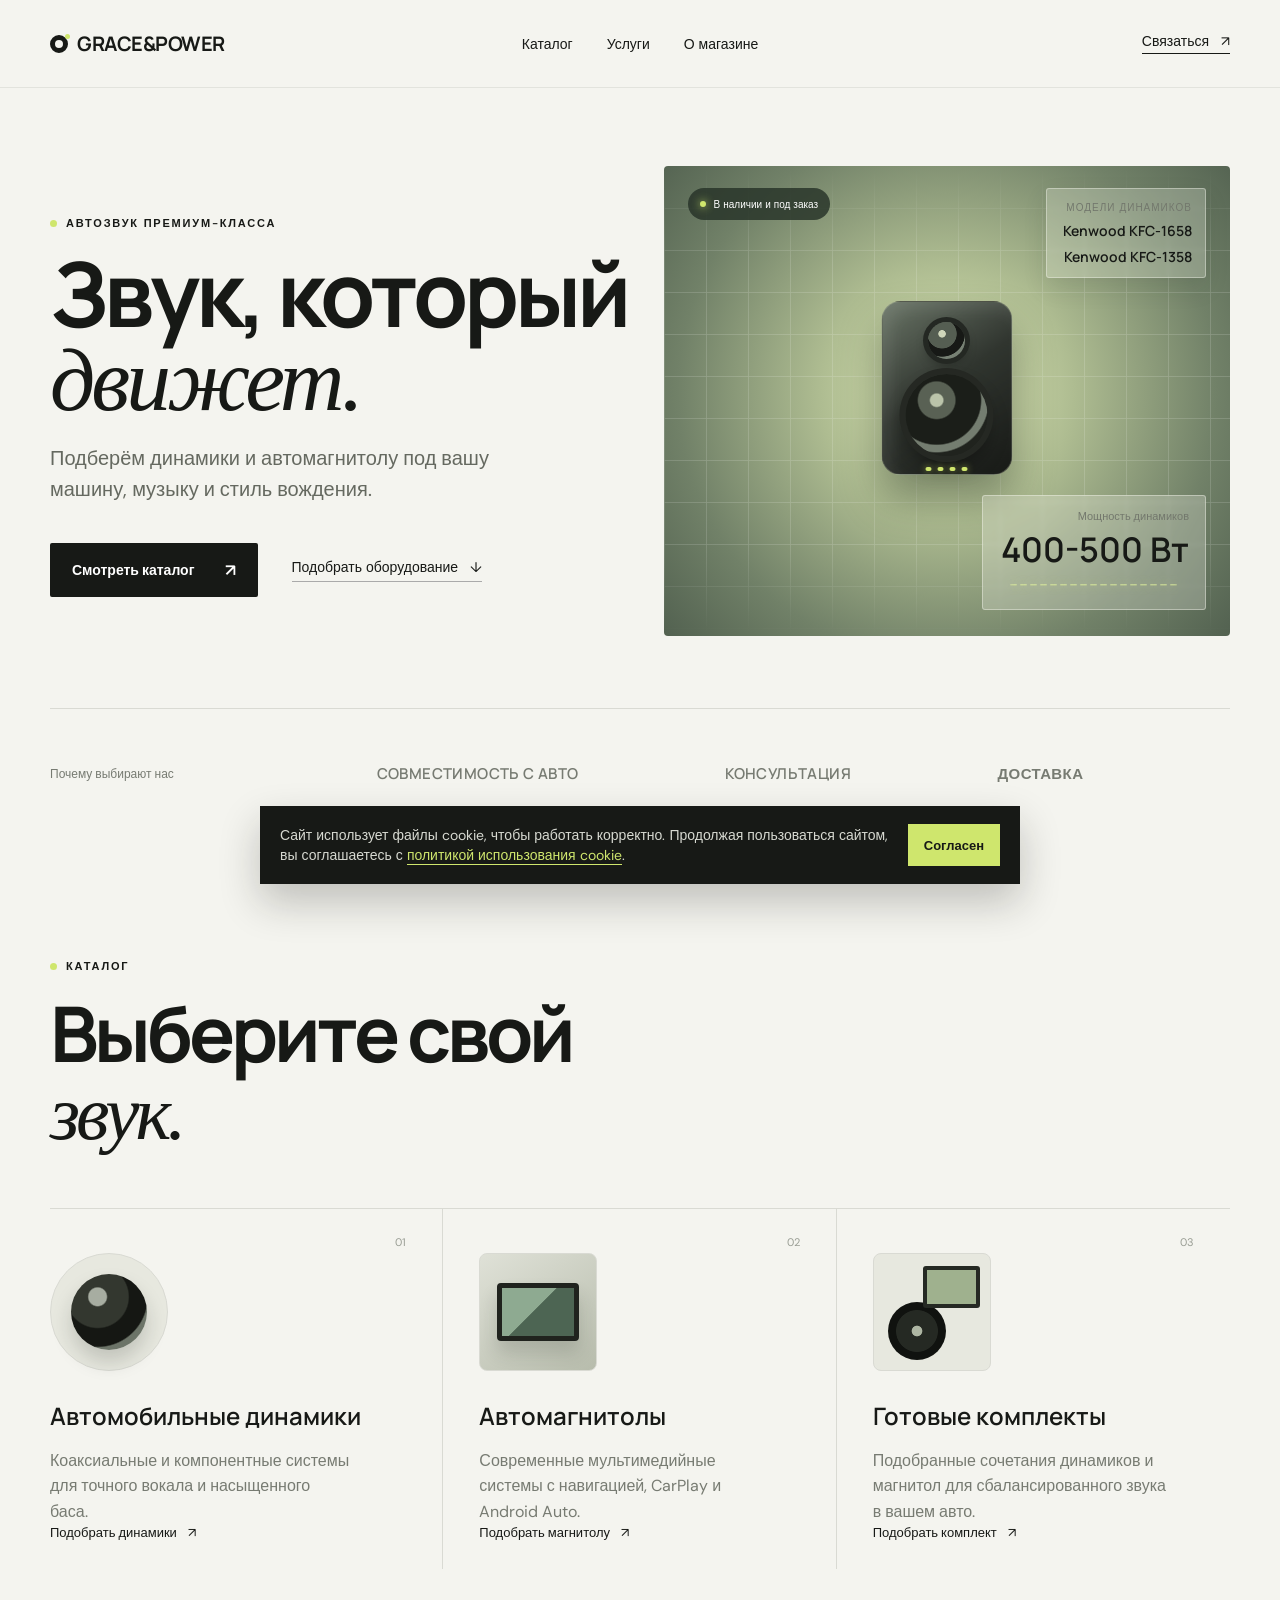
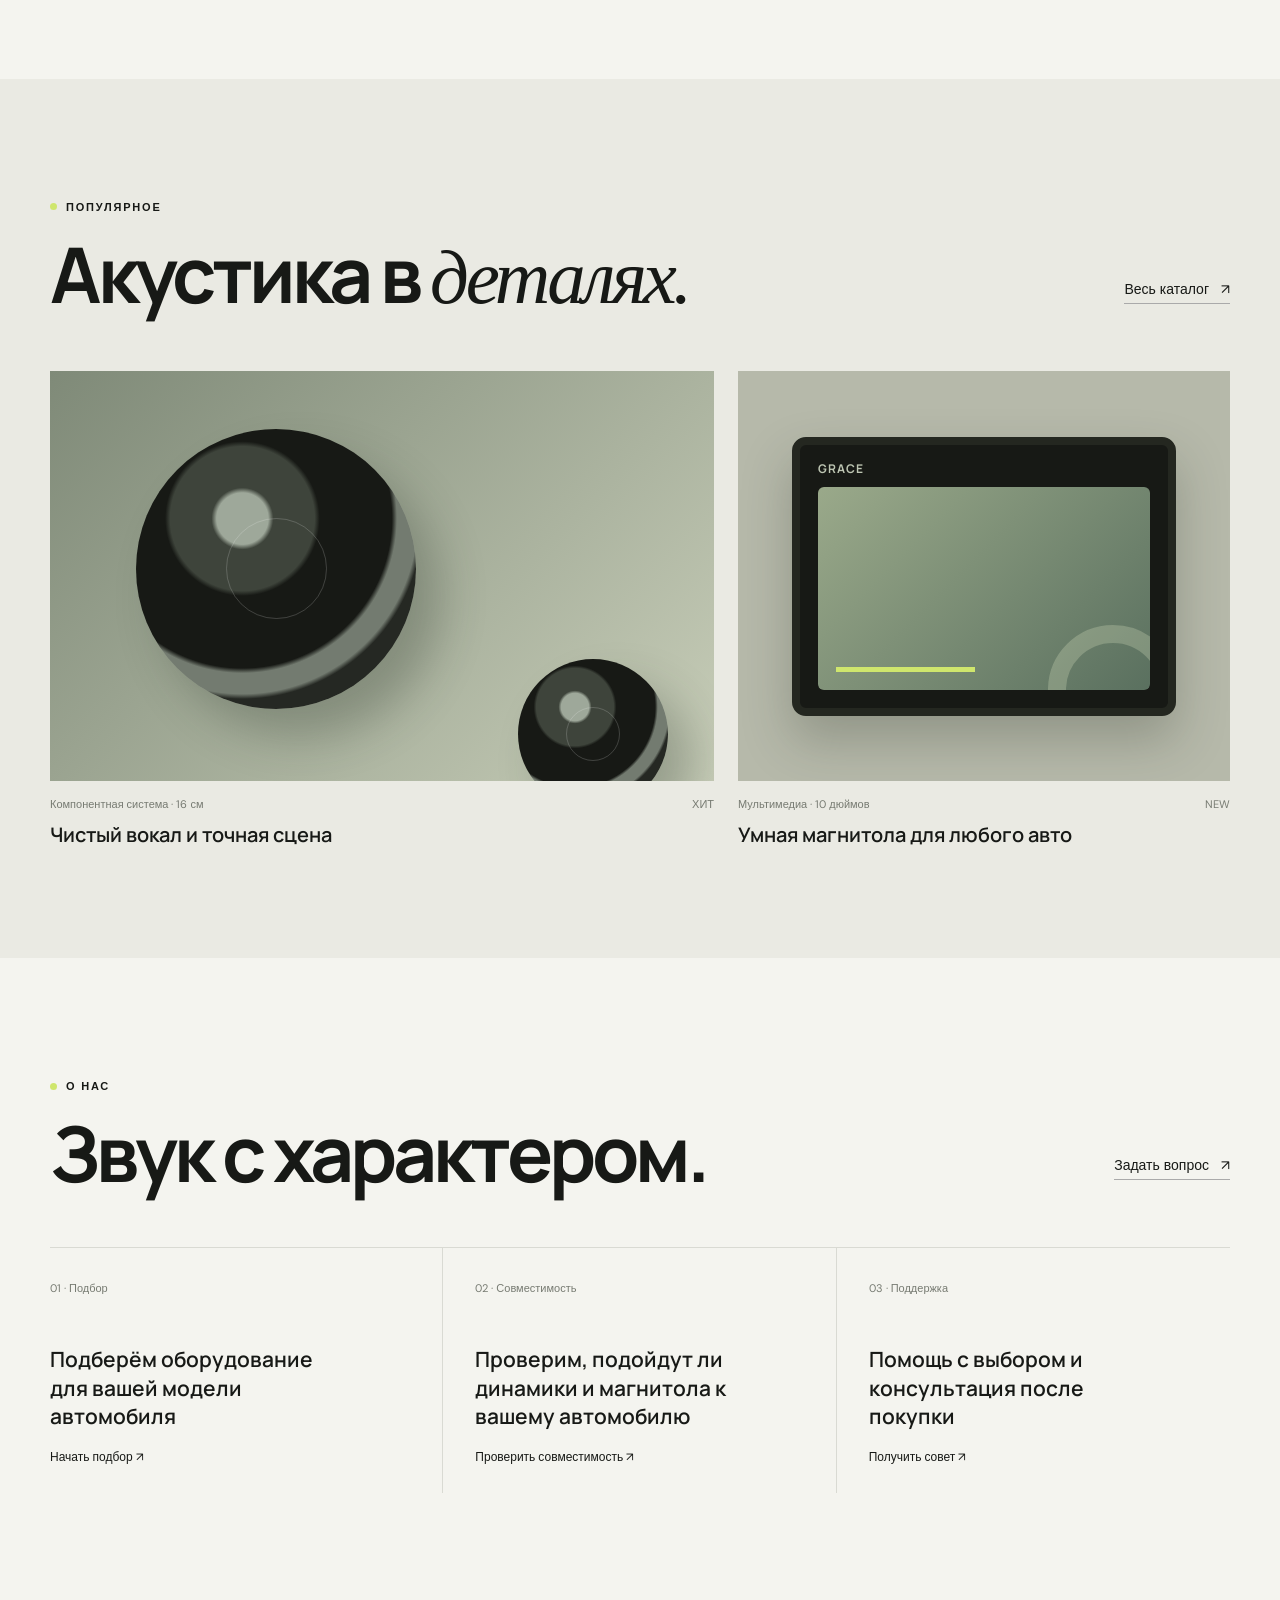
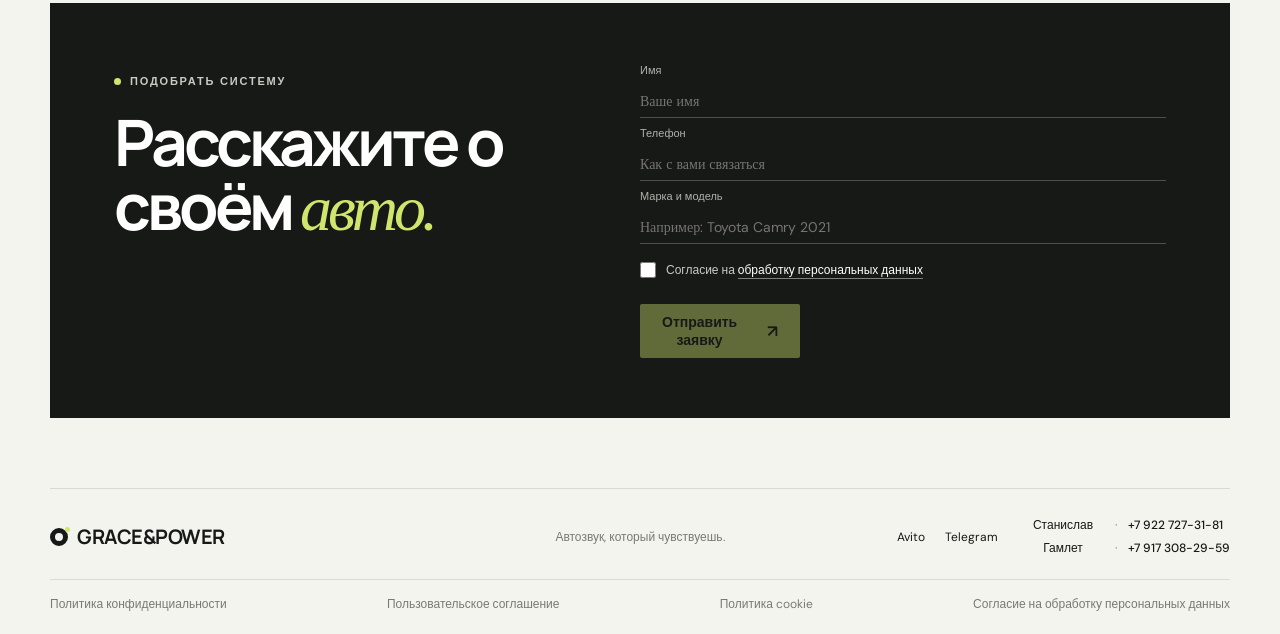
<file: index.html>
<!DOCTYPE html>
<html lang="ru">
<head>
  <meta charset="UTF-8">
  <meta name="viewport" content="width=device-width, initial-scale=1.0">
  <meta name="description" content="GRACE&POWER — магазин премиальной автомобильной акустики: динамики и автомагнитолы.">
  <title>GRACE&POWER — Автомобильная акустика</title>
  <link rel="icon" type="image/svg+xml" href="favicon.svg">
  <link rel="icon" type="image/png" sizes="32x32" href="favicon-32.png">
  <link rel="apple-touch-icon" sizes="180x180" href="apple-touch-icon.png">
  <link rel="stylesheet" href="styles.css?v=inline-success">
</head>
<body>
  <header class="nav-wrap">
    <nav class="nav container" aria-label="Главная навигация">
      <a class="brand" href="#top" aria-label="GRACE&POWER — главная">
        <span class="brand-mark"></span>
        <span>GRACE&POWER</span>
      </a>
      <button class="menu-button" type="button" aria-expanded="false" aria-controls="nav-links" aria-label="Открыть меню">
        <span></span><span></span>
      </button>
      <div class="nav-links" id="nav-links">
        <a href="#catalog">Каталог</a>
        <a href="#services">Услуги</a>
        <a href="#about">О магазине</a>
      </div>
      <a class="nav-cta" href="#contact">Связаться <span>↗︎</span></a>
    </nav>
  </header>

  <main id="top">
    <section class="hero container">
      <div class="hero-copy reveal">
        <p class="eyebrow"><span></span> Автозвук премиум-класса</p>
        <h1>Звук, который<br><em>движет.</em></h1>
        <p class="hero-lede">Подберём динамики и автомагнитолу под вашу машину, музыку и стиль вождения.</p>
        <div class="hero-actions">
          <a class="button button-dark" href="#catalog">Смотреть каталог <span>↗︎</span></a>
          <a class="text-link" href="#contact">Подобрать оборудование <span>↓︎</span></a>
        </div>
      </div>

      <div class="hero-visual reveal" aria-label="Анимированный аудио-сигнал">
        <div class="audio-sphere">
          <div class="sphere-core playing-speaker">
            <span class="speaker-tweeter"></span>
            <span class="speaker-woofer"></span>
            <span class="music-bars" aria-hidden="true"><i></i><i></i><i></i><i></i></span>
          </div>
          <div class="signal signal-a"></div>
          <div class="signal signal-b"></div>
          <div class="signal signal-c"></div>
        </div>
        <div class="hero-soundwave"></div>
        <div class="visual-grid"></div>
        <div class="model-card">
          <span>Модели динамиков</span>
          <strong>Kenwood KFC-1658</strong>
          <strong>Kenwood KFC-1358</strong>
        </div>
        <div class="metric-card">
          <span class="metric-label">Мощность динамиков</span>
          <strong>400-500 Вт</strong>
          <div class="scene-equalizer" aria-hidden="true">
            <i></i><i></i><i></i><i></i><i></i><i></i><i></i><i></i><i></i>
            <i></i><i></i><i></i><i></i><i></i><i></i><i></i><i></i>
          </div>
        </div>
        <div class="status-pill"><span></span> В наличии и под заказ</div>
      </div>
    </section>

    <section class="proof container" aria-label="Выгоды магазина">
      <p>Почему выбирают нас</p>
      <div class="logo-row">
        <span>Совместимость с авто</span>
        <span>Консультация</span>
        <span>Доставка</span>
      </div>
    </section>

    <section class="services section container" id="catalog">
      <div class="section-heading reveal">
        <p class="eyebrow"><span></span> Каталог</p>
        <h2>Выберите свой<br><em>звук.</em></h2>
      </div>
      <div class="service-grid">
        <article class="service-card reveal product-card">
          <span class="card-number">01</span>
          <div class="product-art speaker-art"><span class="mini-speaker"></span></div>
          <h3>Автомобильные динамики</h3>
          <p>Коаксиальные и компонентные системы для точного вокала и насыщенного баса.</p>
          <a href="#contact">Подобрать динамики <span>↗︎</span></a>
        </article>
        <article class="service-card reveal product-card">
          <span class="card-number">02</span>
          <div class="product-art headunit-art"><span class="headunit-screen"></span></div>
          <h3>Автомагнитолы</h3>
          <p>Современные мультимедийные системы с навигацией, CarPlay и Android Auto.</p>
          <a href="#contact">Подобрать магнитолу <span>↗︎</span></a>
        </article>
        <article class="service-card reveal product-card">
          <span class="card-number">03</span>
          <div class="product-art combo-art"><span class="combo-speaker"></span><span class="combo-headunit"></span></div>
          <h3>Готовые комплекты</h3>
          <p>Подобранные сочетания динамиков и магнитол для сбалансированного звука в вашем авто.</p>
          <a href="#contact">Подобрать комплект <span>↗︎</span></a>
        </article>
      </div>
    </section>

    <section class="work section" id="services">
      <div class="container">
        <div class="section-heading row-heading reveal">
          <div>
            <p class="eyebrow"><span></span> Популярное</p>
            <h2>Акустика в <em>деталях.</em></h2>
          </div>
          <a class="text-link" href="#catalog">Весь каталог <span>↗︎</span></a>
        </div>
        <div class="work-grid">
          <article class="project-card reveal">
            <div class="project-image project-image-one">
              <div class="catalog-speaker main-speaker"><span></span></div>
              <div class="catalog-speaker small-speaker"><span></span></div>
            </div>
            <div class="project-meta"><span>Компонентная система · 16 см</span><span>ХИТ</span></div>
            <h3>Чистый вокал и точная сцена</h3>
          </article>
          <article class="project-card reveal">
            <div class="project-image project-image-two">
              <div class="catalog-headunit">
                <span class="headunit-brand">GRACE</span>
                <div class="headunit-display"><i></i><b></b></div>
              </div>
            </div>
            <div class="project-meta"><span>Мультимедиа · 10 дюймов</span><span>NEW</span></div>
            <h3>Умная магнитола для любого авто</h3>
          </article>
        </div>
      </div>
    </section>

    <section class="insights section container" id="about">
      <div class="section-heading row-heading reveal">
        <div>
          <p class="eyebrow"><span></span> О нас</p>
          <h2>Звук с характером.</h2>
        </div>
        <a class="text-link" href="#contact">Задать вопрос <span>↗︎</span></a>
      </div>
      <div class="insight-grid">
        <article class="insight-card reveal"><span>01 · Подбор</span><h3>Подберём оборудование для вашей модели автомобиля</h3><a href="#contact">Начать подбор <span>↗︎</span></a></article>
        <article class="insight-card reveal"><span>02 · Совместимость</span><h3>Проверим, подойдут ли динамики и магнитола к вашему автомобилю</h3><a href="#contact">Проверить совместимость <span>↗︎</span></a></article>
        <article class="insight-card reveal"><span>03 · Поддержка</span><h3>Помощь с выбором и консультация после покупки</h3><a href="#contact">Получить совет <span>↗︎</span></a></article>
      </div>
    </section>

    <section class="contact container" id="contact">
      <div class="contact-panel reveal">
        <div>
          <p class="eyebrow light"><span></span> Подобрать систему</p>
          <h2>Расскажите о<br>своём <em>авто.</em></h2>
        </div>
        <form class="contact-form" id="contact-form" action="https://formsubmit.co/klimchenko.stas2015@gmail.com" method="POST">
          <input type="hidden" name="_subject" value="Новая заявка с сайта GRACE&POWER">
          <input type="hidden" name="_template" value="table">
          <label>Имя<input type="text" name="name" placeholder="Ваше имя" required></label>
          <label>Телефон<input type="text" name="contact" placeholder="Как с вами связаться" required></label>
          <label>Марка и модель<input type="text" name="message" placeholder="Например: Toyota Camry 2021"></label>
          <label class="consent" for="consent">
            <span class="consent-checkbox">
            <input type="checkbox" id="consent" name="consent" value="yes" required>
            </span>
            <span class="consent-text">Согласие на <a href="soglasie-na-obrabotku-pd.html" target="_blank" rel="noopener noreferrer">обработку персональных данных</a></span>
          </label>
          <button class="button button-light" type="submit" disabled>Отправить заявку <span>↗︎</span></button>
          <p class="form-status" id="form-status" role="status" aria-live="polite" hidden></p>
        </form>
      </div>
    </section>

    <div class="submission-modal" id="submission-modal" hidden>
      <div class="submission-dialog" role="dialog" aria-modal="true" aria-labelledby="submission-title" aria-describedby="submission-description">
        <button class="submission-close" type="button" aria-label="Закрыть окно">&times;</button>
        <div class="submission-icon" aria-hidden="true">✓</div>
        <p class="submission-eyebrow">Заявка отправлена</p>
        <h2 id="submission-title">Спасибо!<br><em>Уже взяли в работу.</em></h2>
        <p class="submission-description" id="submission-description">Свяжемся с вами в ближайшее время и поможем подобрать звук для вашего авто.</p>
        <button class="button button-dark submission-done" type="button">Отлично <span aria-hidden="true">↗︎</span></button>
      </div>
    </div>
  </main>

  <footer class="footer container">
    <a class="brand" href="#top"><span class="brand-mark"></span><span>GRACE&POWER</span></a>
    <p>Автозвук, который чувствуешь.</p>
    <div class="footer-links">
      <div class="footer-social">
        <a href="https://www.avito.ru/brands/5245f862fb09416dfeb576975012b742?src=sharing" target="_blank" rel="noopener noreferrer">Avito</a>
        <a href="https://t.me/GRACEANPOWER" target="_blank" rel="noopener noreferrer">Telegram</a>
      </div>
      <div class="footer-phones">
        <a href="tel:+79227273181" aria-label="Позвонить Станиславу по номеру +7 922 727-31-81"><span>Станислав</span><i>·</i><strong>+7 922 727-31-81</strong></a>
        <a href="tel:+79173082959" aria-label="Позвонить Гамлету по номеру +7 917 308-29-59"><span>Гамлет</span><i>·</i><strong>+7 917 308-29-59</strong></a>
      </div>
    </div>
    <nav class="footer-legal" aria-label="Юридические документы">
      <a href="politika-konfidencialnosti.html">Политика конфиденциальности</a>
      <a href="polzovatelskoe-soglashenie.html">Пользовательское соглашение</a>
      <a href="politika-cookie.html">Политика cookie</a>
      <a href="soglasie-na-obrabotku-pd.html">Согласие на обработку персональных данных</a>
    </nav>
  </footer>

  <div class="cookie-banner" id="cookie-banner" hidden>
    <p>Сайт использует файлы cookie, чтобы работать корректно. Продолжая пользоваться сайтом, вы соглашаетесь с <a href="politika-cookie.html">политикой использования cookie</a>.</p>
    <button type="button" id="cookie-accept">Согласен</button>
  </div>

  <script src="script.js?v=inline-success"></script>
  <script>
    (() => {
      const speaker = document.querySelector('.speaker-hero');
      if (!speaker) return;
      speaker.addEventListener('mouseenter', () => speaker.classList.add('is-active'));
      speaker.addEventListener('mouseleave', () => speaker.classList.remove('is-active'));

      const grid = document.getElementById('speaker-grid');
      if (!grid) return;

      grid.replaceChildren();
      grid.style.display = 'block';

      const size = 12;
      for (let row = 0; row < size; row += 1) {
        for (let column = 0; column < size; column += 1) {
          const cell = document.createElement('span');
          cell.className = 'grid-speaker-cell';
          Object.assign(cell.style, {
            position: 'absolute',
            left: `${column * (100 / size)}%`,
            top: `${row * (100 / size)}%`,
            width: `${100 / size}%`,
            height: `${100 / size}%`
          });

          const show = () => {
            cell.style.opacity = '1';
            cell.style.background = 'rgba(255,255,255,.92)';
            cell.style.boxShadow = '0 8px 22px rgba(255,255,255,.75)';
            cell.style.transform = 'scale(1.12)';
          };
          const hide = () => {
            cell.style.opacity = '0';
            cell.style.background = 'transparent';
            cell.style.boxShadow = 'none';
            cell.style.transform = 'scale(.86)';
          };

          cell.addEventListener('pointerenter', show);
          cell.addEventListener('pointerleave', hide);
          grid.appendChild(cell);
          hide();
        }
      }
    })();
  </script>
</body>
</html>
</file>
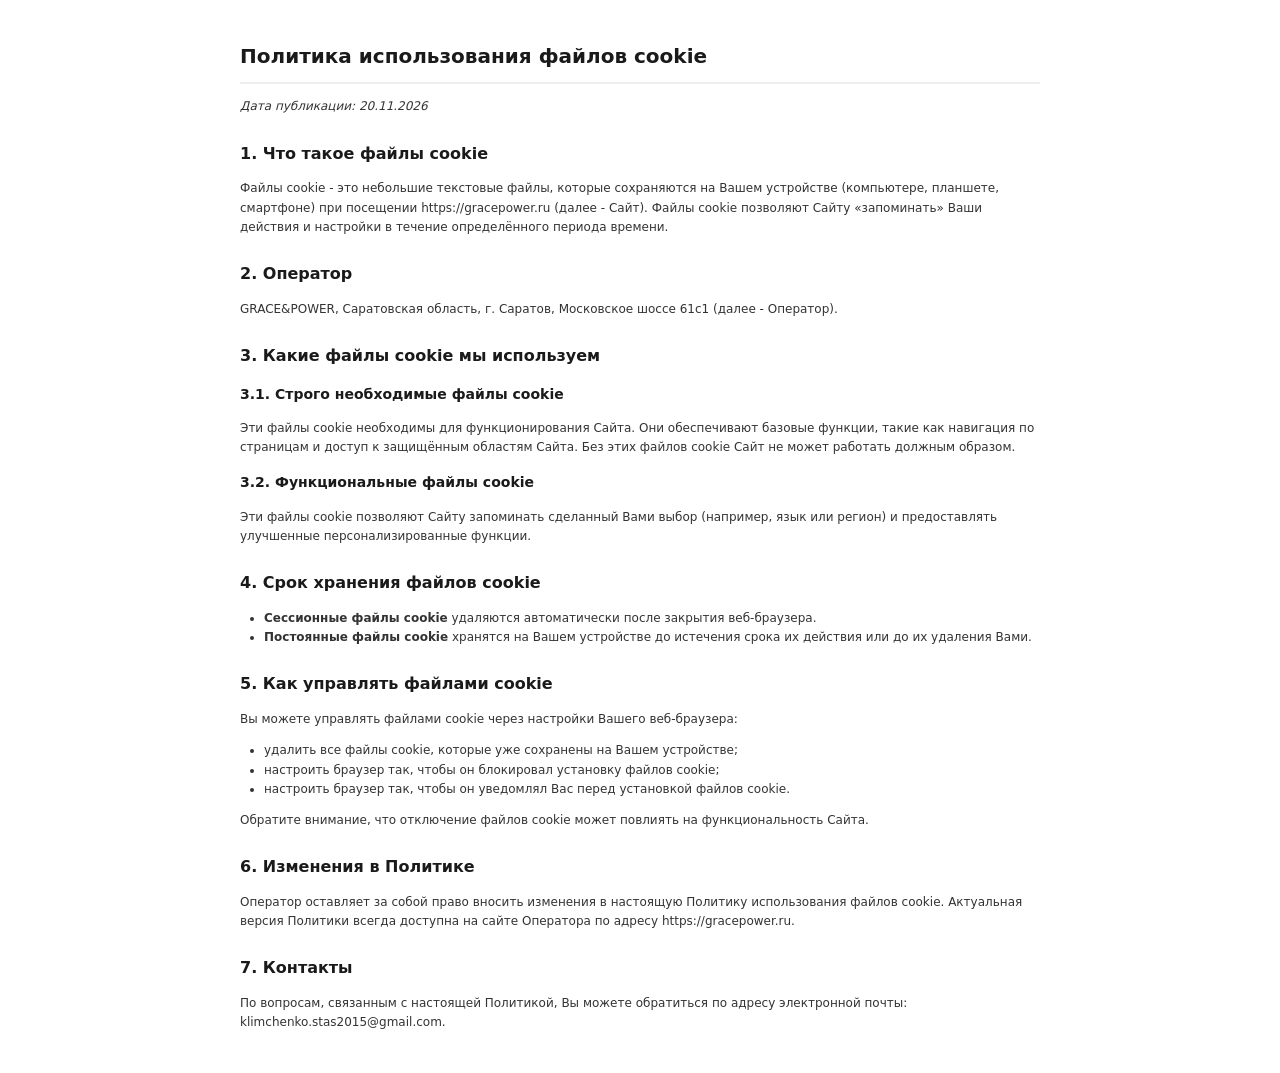
<file: politika-cookie.html>
<!DOCTYPE html>
<html lang="ru">
<head>
<meta charset="UTF-8">
<title>Политика использования файлов cookie</title>
<style>body{font-family:DejaVu Sans,Arial,sans-serif;max-width:800px;margin:40px auto;padding:0 20px;line-height:1.6;color:#333;font-size:12px}h1,h2,h3{color:#1a1a1a}h1{font-size:20px;border-bottom:2px solid #eee;padding-bottom:10px}h2{font-size:16px;margin-top:24px}h3{font-size:14px}ul,ol{padding-left:24px}table{width:100%;border-collapse:collapse;margin:16px 0}th,td{border:1px solid #ddd;padding:8px 12px;text-align:left}th{background:#f5f5f5}</style>
</head>
<body>
<h1>Политика использования файлов cookie</h1>
<p><em>Дата публикации: 20.11.2026</em></p>

<h2>1. Что такое файлы cookie</h2>
<p>Файлы cookie - это небольшие текстовые файлы, которые сохраняются на Вашем устройстве (компьютере, планшете, смартфоне) при посещении https://gracepower.ru (далее - Сайт). Файлы cookie позволяют Сайту «запоминать» Ваши действия и настройки в течение определённого периода времени.</p>

<h2>2. Оператор</h2>
<p>GRACE&amp;POWER, Cаратовская область, г. Саратов, Московское шоссе 61с1 (далее - Оператор).</p>

<h2>3. Какие файлы cookie мы используем</h2>

<h3>3.1. Строго необходимые файлы cookie</h3>
<p>Эти файлы cookie необходимы для функционирования Сайта. Они обеспечивают базовые функции, такие как навигация по страницам и доступ к защищённым областям Сайта. Без этих файлов cookie Сайт не может работать должным образом.</p>



<h3>3.2. Функциональные файлы cookie</h3>
<p>Эти файлы cookie позволяют Сайту запоминать сделанный Вами выбор (например, язык или регион) и предоставлять улучшенные персонализированные функции.</p>

<h2>4. Срок хранения файлов cookie</h2>
<ul>
    <li><strong>Сессионные файлы cookie</strong> удаляются автоматически после закрытия веб-браузера.</li>
    <li><strong>Постоянные файлы cookie</strong> хранятся на Вашем устройстве до истечения срока их действия или до их удаления Вами.</li>
</ul>

<h2>5. Как управлять файлами cookie</h2>
<p>Вы можете управлять файлами cookie через настройки Вашего веб-браузера:</p>
<ul>
    <li>удалить все файлы cookie, которые уже сохранены на Вашем устройстве;</li>
    <li>настроить браузер так, чтобы он блокировал установку файлов cookie;</li>
    <li>настроить браузер так, чтобы он уведомлял Вас перед установкой файлов cookie.</li>
</ul>
<p>Обратите внимание, что отключение файлов cookie может повлиять на функциональность Сайта.</p>

<h2>6. Изменения в Политике</h2>
<p>Оператор оставляет за собой право вносить изменения в настоящую Политику использования файлов cookie. Актуальная версия Политики всегда доступна на сайте Оператора по адресу https://gracepower.ru.</p>

<h2>7. Контакты</h2>
<p>По вопросам, связанным с настоящей Политикой, Вы можете обратиться по адресу электронной почты: klimchenko.stas2015@gmail.com.</p>

</body>
</html>
</file>
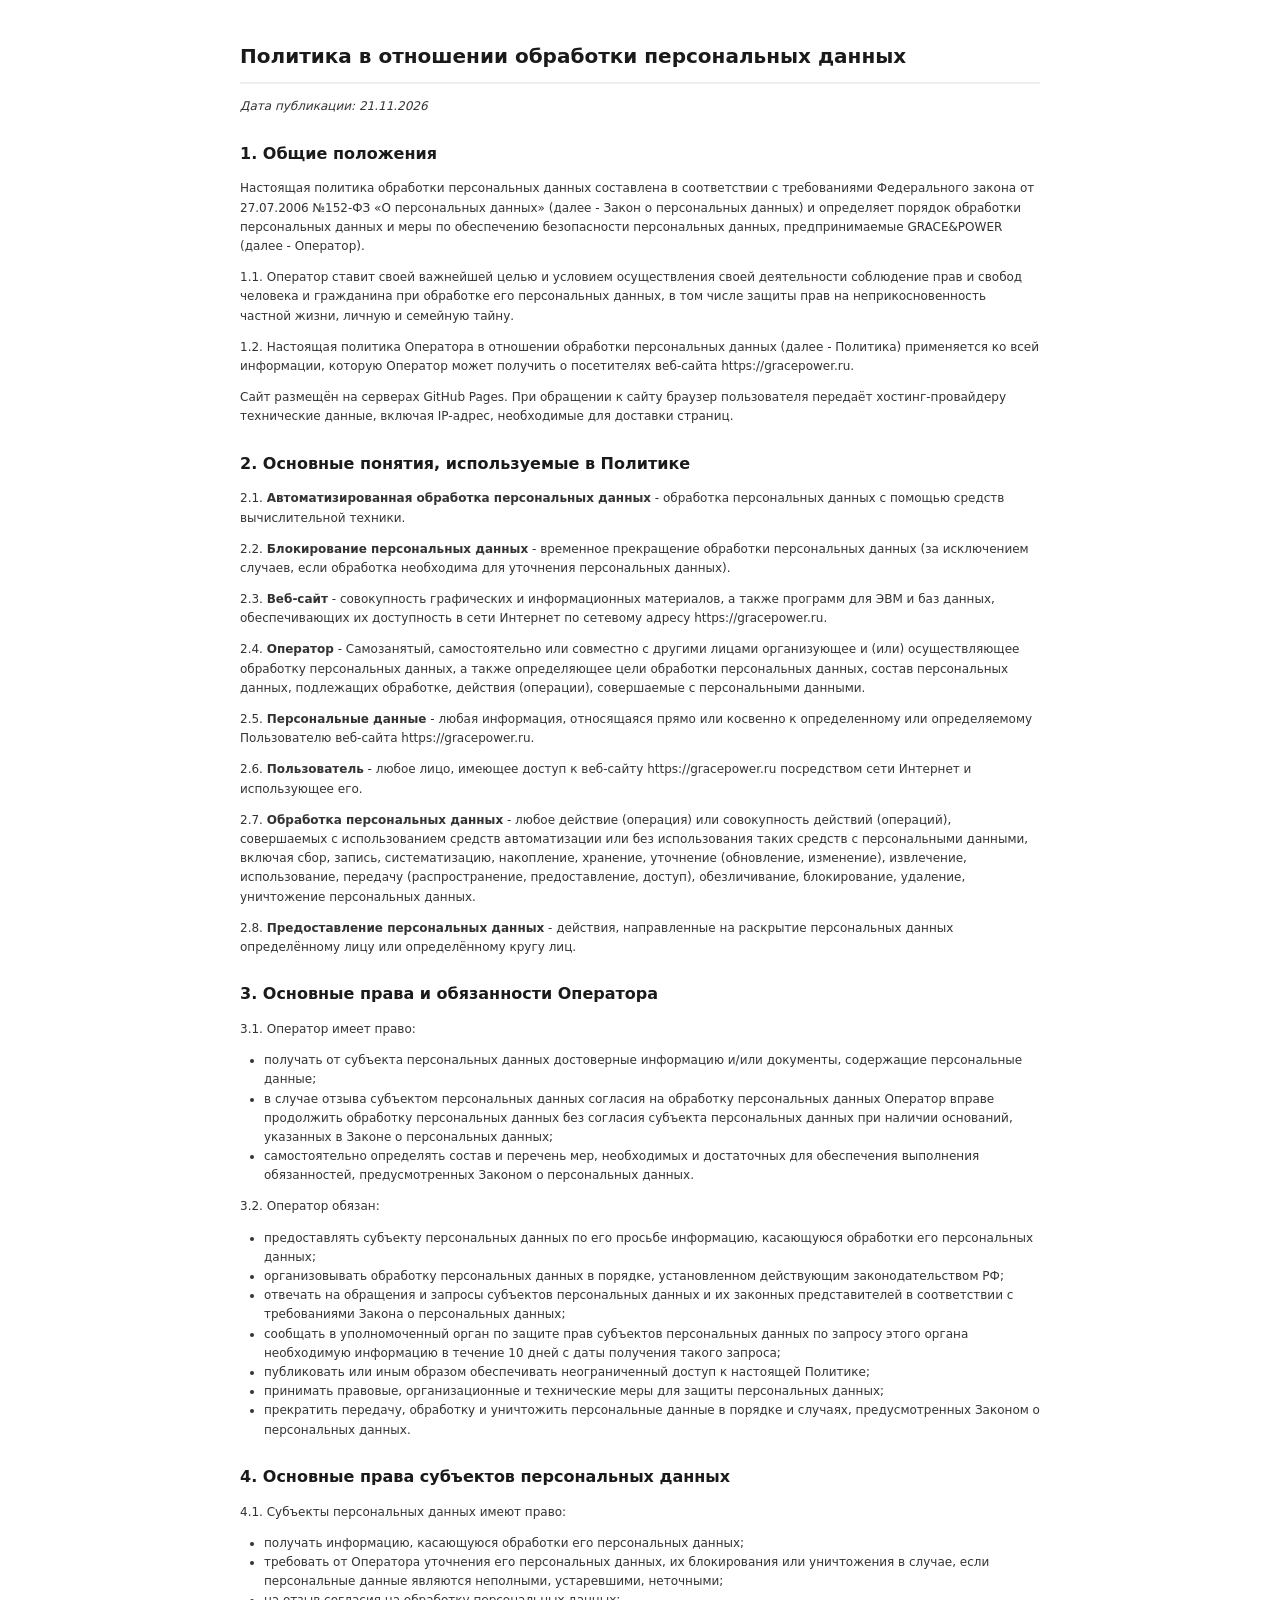
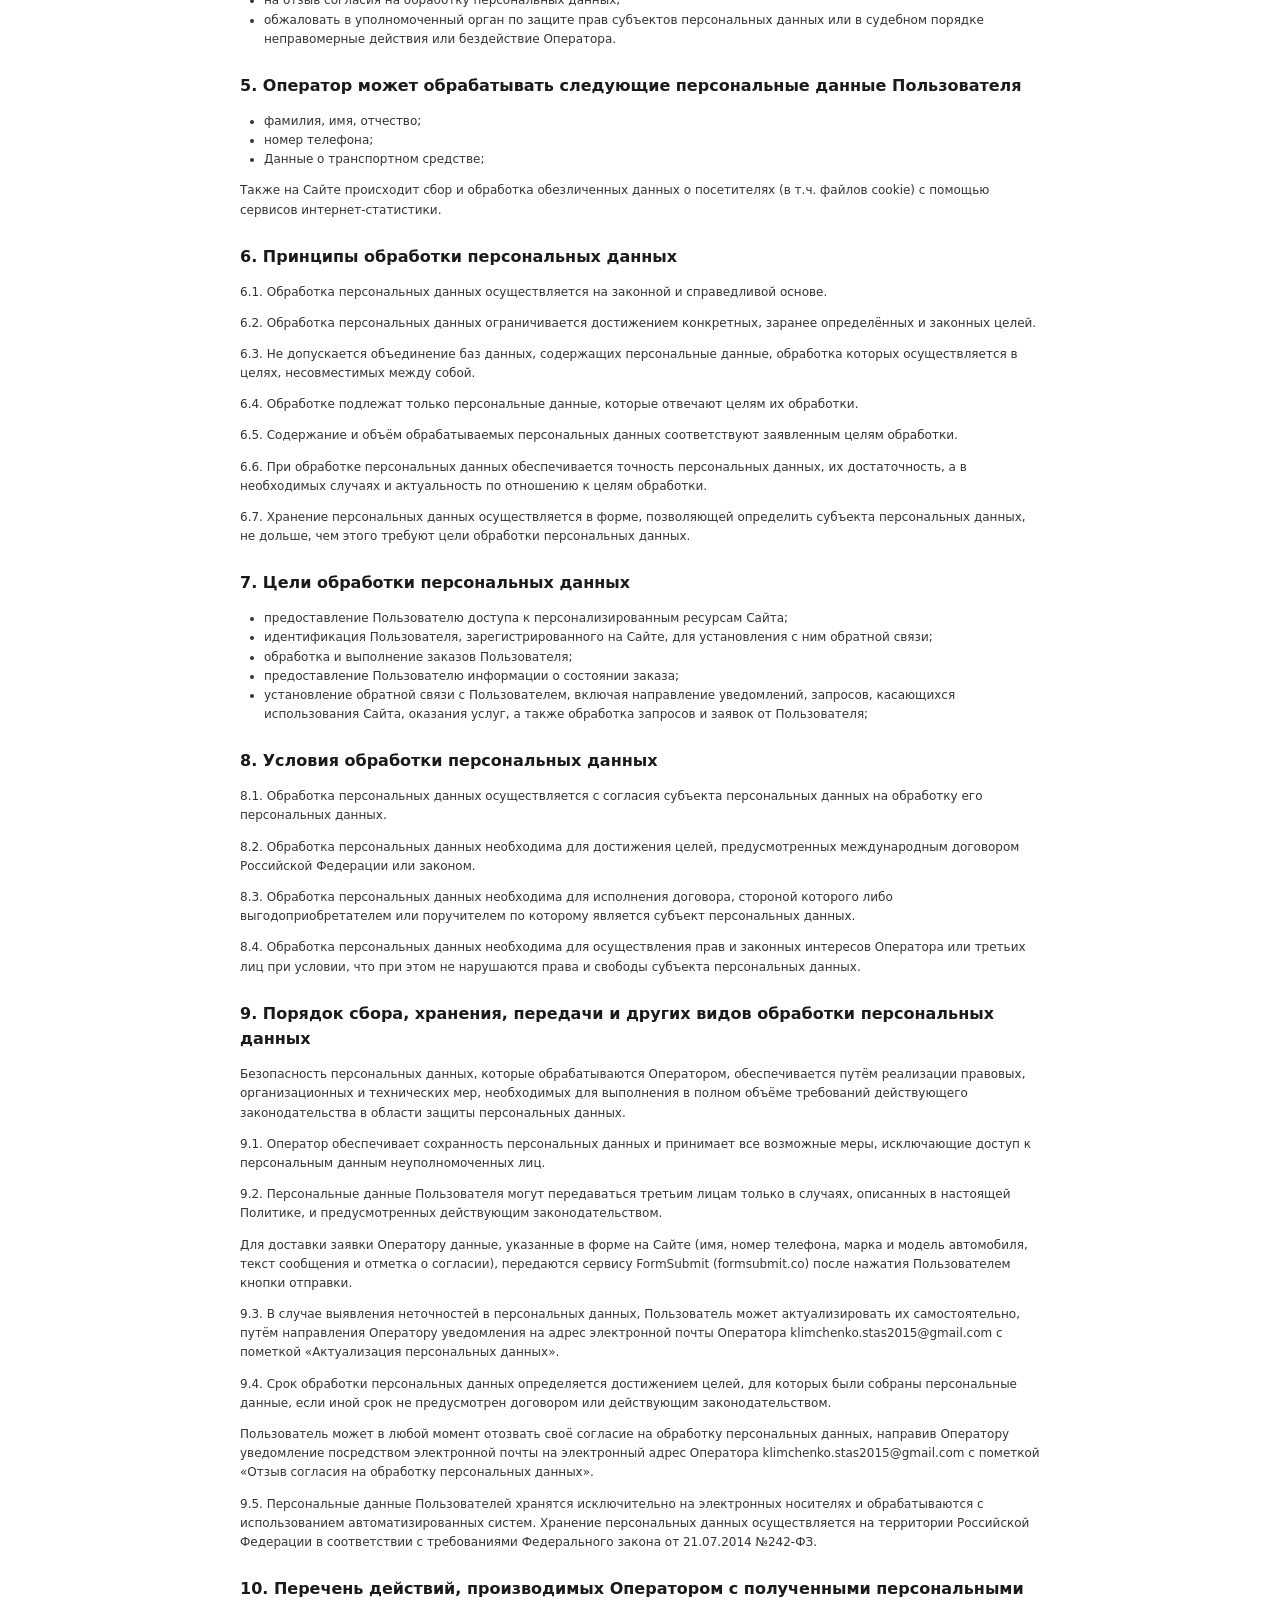
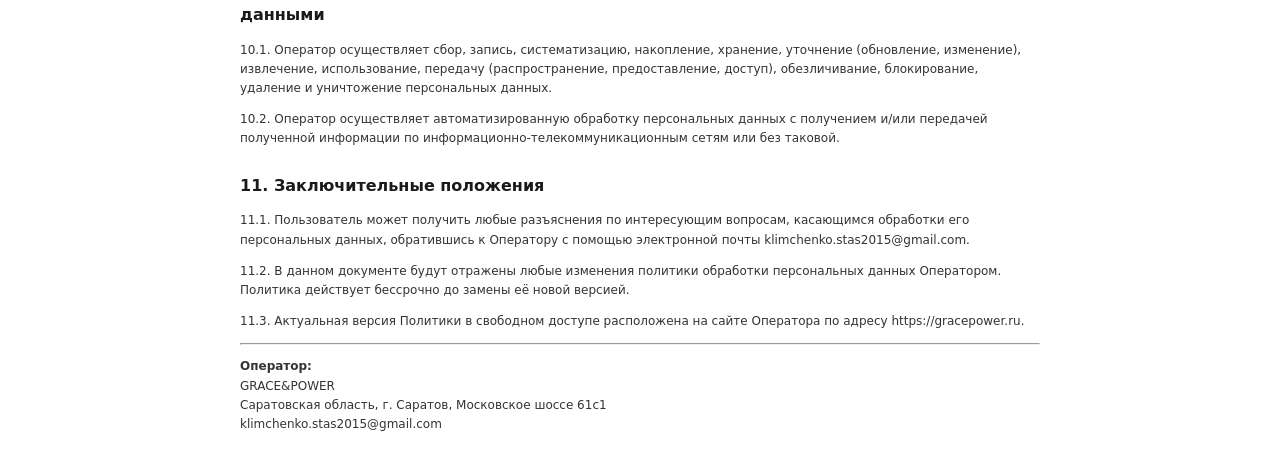
<file: politika-konfidencialnosti.html>
<!DOCTYPE html>
<html lang="ru">
<head>
<meta charset="UTF-8">
<title>Политика конфиденциальности</title>
<style>body{font-family:DejaVu Sans,Arial,sans-serif;max-width:800px;margin:40px auto;padding:0 20px;line-height:1.6;color:#333;font-size:12px}h1,h2,h3{color:#1a1a1a}h1{font-size:20px;border-bottom:2px solid #eee;padding-bottom:10px}h2{font-size:16px;margin-top:24px}h3{font-size:14px}ul,ol{padding-left:24px}table{width:100%;border-collapse:collapse;margin:16px 0}th,td{border:1px solid #ddd;padding:8px 12px;text-align:left}th{background:#f5f5f5}</style>
</head>
<body>
<h1>Политика в отношении обработки персональных данных</h1>
<p><em>Дата публикации: 21.11.2026</em></p>

<h2>1. Общие положения</h2>
<p>Настоящая политика обработки персональных данных составлена в соответствии с требованиями Федерального закона от 27.07.2006 №152-ФЗ «О персональных данных» (далее - Закон о персональных данных) и определяет порядок обработки персональных данных и меры по обеспечению безопасности персональных данных, предпринимаемые GRACE&amp;POWER (далее - Оператор).</p>

<p>1.1. Оператор ставит своей важнейшей целью и условием осуществления своей деятельности соблюдение прав и свобод человека и гражданина при обработке его персональных данных, в том числе защиты прав на неприкосновенность частной жизни, личную и семейную тайну.</p>

<p>1.2. Настоящая политика Оператора в отношении обработки персональных данных (далее - Политика) применяется ко всей информации, которую Оператор может получить о посетителях веб-сайта https://gracepower.ru.</p>
<p>Сайт размещён на серверах GitHub Pages. При обращении к сайту браузер пользователя передаёт хостинг-провайдеру технические данные, включая IP-адрес, необходимые для доставки страниц.</p>

<h2>2. Основные понятия, используемые в Политике</h2>
<p>2.1. <strong>Автоматизированная обработка персональных данных</strong> - обработка персональных данных с помощью средств вычислительной техники.</p>
<p>2.2. <strong>Блокирование персональных данных</strong> - временное прекращение обработки персональных данных (за исключением случаев, если обработка необходима для уточнения персональных данных).</p>
<p>2.3. <strong>Веб-сайт</strong> - совокупность графических и информационных материалов, а также программ для ЭВМ и баз данных, обеспечивающих их доступность в сети Интернет по сетевому адресу https://gracepower.ru.</p>
<p>2.4. <strong>Оператор</strong> - Самозанятый, самостоятельно или совместно с другими лицами организующее и (или) осуществляющее обработку персональных данных, а также определяющее цели обработки персональных данных, состав персональных данных, подлежащих обработке, действия (операции), совершаемые с персональными данными.</p>
<p>2.5. <strong>Персональные данные</strong> - любая информация, относящаяся прямо или косвенно к определенному или определяемому Пользователю веб-сайта https://gracepower.ru.</p>
<p>2.6. <strong>Пользователь</strong> - любое лицо, имеющее доступ к веб-сайту https://gracepower.ru посредством сети Интернет и использующее его.</p>
<p>2.7. <strong>Обработка персональных данных</strong> - любое действие (операция) или совокупность действий (операций), совершаемых с использованием средств автоматизации или без использования таких средств с персональными данными, включая сбор, запись, систематизацию, накопление, хранение, уточнение (обновление, изменение), извлечение, использование, передачу (распространение, предоставление, доступ), обезличивание, блокирование, удаление, уничтожение персональных данных.</p>
<p>2.8. <strong>Предоставление персональных данных</strong> - действия, направленные на раскрытие персональных данных определённому лицу или определённому кругу лиц.</p>

<h2>3. Основные права и обязанности Оператора</h2>
<p>3.1. Оператор имеет право:</p>
<ul>
    <li>получать от субъекта персональных данных достоверные информацию и/или документы, содержащие персональные данные;</li>
    <li>в случае отзыва субъектом персональных данных согласия на обработку персональных данных Оператор вправе продолжить обработку персональных данных без согласия субъекта персональных данных при наличии оснований, указанных в Законе о персональных данных;</li>
    <li>самостоятельно определять состав и перечень мер, необходимых и достаточных для обеспечения выполнения обязанностей, предусмотренных Законом о персональных данных.</li>
</ul>
<p>3.2. Оператор обязан:</p>
<ul>
    <li>предоставлять субъекту персональных данных по его просьбе информацию, касающуюся обработки его персональных данных;</li>
    <li>организовывать обработку персональных данных в порядке, установленном действующим законодательством РФ;</li>
    <li>отвечать на обращения и запросы субъектов персональных данных и их законных представителей в соответствии с требованиями Закона о персональных данных;</li>
    <li>сообщать в уполномоченный орган по защите прав субъектов персональных данных по запросу этого органа необходимую информацию в течение 10 дней с даты получения такого запроса;</li>
    <li>публиковать или иным образом обеспечивать неограниченный доступ к настоящей Политике;</li>
    <li>принимать правовые, организационные и технические меры для защиты персональных данных;</li>
    <li>прекратить передачу, обработку и уничтожить персональные данные в порядке и случаях, предусмотренных Законом о персональных данных.</li>
</ul>

<h2>4. Основные права субъектов персональных данных</h2>
<p>4.1. Субъекты персональных данных имеют право:</p>
<ul>
    <li>получать информацию, касающуюся обработки его персональных данных;</li>
    <li>требовать от Оператора уточнения его персональных данных, их блокирования или уничтожения в случае, если персональные данные являются неполными, устаревшими, неточными;</li>
    <li>на отзыв согласия на обработку персональных данных;</li>
    <li>обжаловать в уполномоченный орган по защите прав субъектов персональных данных или в судебном порядке неправомерные действия или бездействие Оператора.</li>
</ul>

<h2>5. Оператор может обрабатывать следующие персональные данные Пользователя</h2>
<ul>
    <li>фамилия, имя, отчество;</li>
    <li>номер телефона;</li>
    <li>Данные о транспортном средстве;</li>
</ul>
<p>Также на Сайте происходит сбор и обработка обезличенных данных о посетителях (в т.ч. файлов cookie) с помощью сервисов интернет-статистики.</p>

<h2>6. Принципы обработки персональных данных</h2>
<p>6.1. Обработка персональных данных осуществляется на законной и справедливой основе.</p>
<p>6.2. Обработка персональных данных ограничивается достижением конкретных, заранее определённых и законных целей.</p>
<p>6.3. Не допускается объединение баз данных, содержащих персональные данные, обработка которых осуществляется в целях, несовместимых между собой.</p>
<p>6.4. Обработке подлежат только персональные данные, которые отвечают целям их обработки.</p>
<p>6.5. Содержание и объём обрабатываемых персональных данных соответствуют заявленным целям обработки.</p>
<p>6.6. При обработке персональных данных обеспечивается точность персональных данных, их достаточность, а в необходимых случаях и актуальность по отношению к целям обработки.</p>
<p>6.7. Хранение персональных данных осуществляется в форме, позволяющей определить субъекта персональных данных, не дольше, чем этого требуют цели обработки персональных данных.</p>

<h2>7. Цели обработки персональных данных</h2>
<ul>
    <li>предоставление Пользователю доступа к персонализированным ресурсам Сайта;</li>
    <li>идентификация Пользователя, зарегистрированного на Сайте, для установления с ним обратной связи;</li>
    <li>обработка и выполнение заказов Пользователя;</li>
    <li>предоставление Пользователю информации о состоянии заказа;</li>
    <li>установление обратной связи с Пользователем, включая направление уведомлений, запросов, касающихся использования Сайта, оказания услуг, а также обработка запросов и заявок от Пользователя;</li>
</ul>

<h2>8. Условия обработки персональных данных</h2>
<p>8.1. Обработка персональных данных осуществляется с согласия субъекта персональных данных на обработку его персональных данных.</p>
<p>8.2. Обработка персональных данных необходима для достижения целей, предусмотренных международным договором Российской Федерации или законом.</p>
<p>8.3. Обработка персональных данных необходима для исполнения договора, стороной которого либо выгодоприобретателем или поручителем по которому является субъект персональных данных.</p>
<p>8.4. Обработка персональных данных необходима для осуществления прав и законных интересов Оператора или третьих лиц при условии, что при этом не нарушаются права и свободы субъекта персональных данных.</p>

<h2>9. Порядок сбора, хранения, передачи и других видов обработки персональных данных</h2>
<p>Безопасность персональных данных, которые обрабатываются Оператором, обеспечивается путём реализации правовых, организационных и технических мер, необходимых для выполнения в полном объёме требований действующего законодательства в области защиты персональных данных.</p>
<p>9.1. Оператор обеспечивает сохранность персональных данных и принимает все возможные меры, исключающие доступ к персональным данным неуполномоченных лиц.</p>
<p>9.2. Персональные данные Пользователя могут передаваться третьим лицам только в случаях, описанных в настоящей Политике, и предусмотренных действующим законодательством.</p>
<p>Для доставки заявки Оператору данные, указанные в форме на Сайте (имя, номер телефона, марка и модель автомобиля, текст сообщения и отметка о согласии), передаются сервису FormSubmit (formsubmit.co) после нажатия Пользователем кнопки отправки.</p>


<p>9.3. В случае выявления неточностей в персональных данных, Пользователь может актуализировать их самостоятельно, путём направления Оператору уведомления на адрес электронной почты Оператора klimchenko.stas2015@gmail.com с пометкой «Актуализация персональных данных».</p>

<p>9.4. Срок обработки персональных данных определяется достижением целей, для которых были собраны персональные данные, если иной срок не предусмотрен договором или действующим законодательством.</p>

<p>Пользователь может в любой момент отозвать своё согласие на обработку персональных данных, направив Оператору уведомление посредством электронной почты на электронный адрес Оператора klimchenko.stas2015@gmail.com с пометкой «Отзыв согласия на обработку персональных данных».</p>

<p>9.5. Персональные данные Пользователей хранятся исключительно на электронных носителях и обрабатываются с использованием автоматизированных систем. Хранение персональных данных осуществляется на территории Российской Федерации в соответствии с требованиями Федерального закона от 21.07.2014 №242-ФЗ.</p>


<h2>10. Перечень действий, производимых Оператором с полученными персональными данными</h2>
<p>10.1. Оператор осуществляет сбор, запись, систематизацию, накопление, хранение, уточнение (обновление, изменение), извлечение, использование, передачу (распространение, предоставление, доступ), обезличивание, блокирование, удаление и уничтожение персональных данных.</p>
<p>10.2. Оператор осуществляет автоматизированную обработку персональных данных с получением и/или передачей полученной информации по информационно-телекоммуникационным сетям или без таковой.</p>



<h2>11. Заключительные положения</h2>
<p>11.1. Пользователь может получить любые разъяснения по интересующим вопросам, касающимся обработки его персональных данных, обратившись к Оператору с помощью электронной почты klimchenko.stas2015@gmail.com.</p>
<p>11.2. В данном документе будут отражены любые изменения политики обработки персональных данных Оператором. Политика действует бессрочно до замены её новой версией.</p>
<p>11.3. Актуальная версия Политики в свободном доступе расположена на сайте Оператора по адресу https://gracepower.ru.</p>

<hr>
<p><strong>Оператор:</strong><br>
GRACE&amp;POWER<br>
Cаратовская область, г. Саратов, Московское шоссе 61с1<br>
klimchenko.stas2015@gmail.com</p>

</body>
</html>
</file>
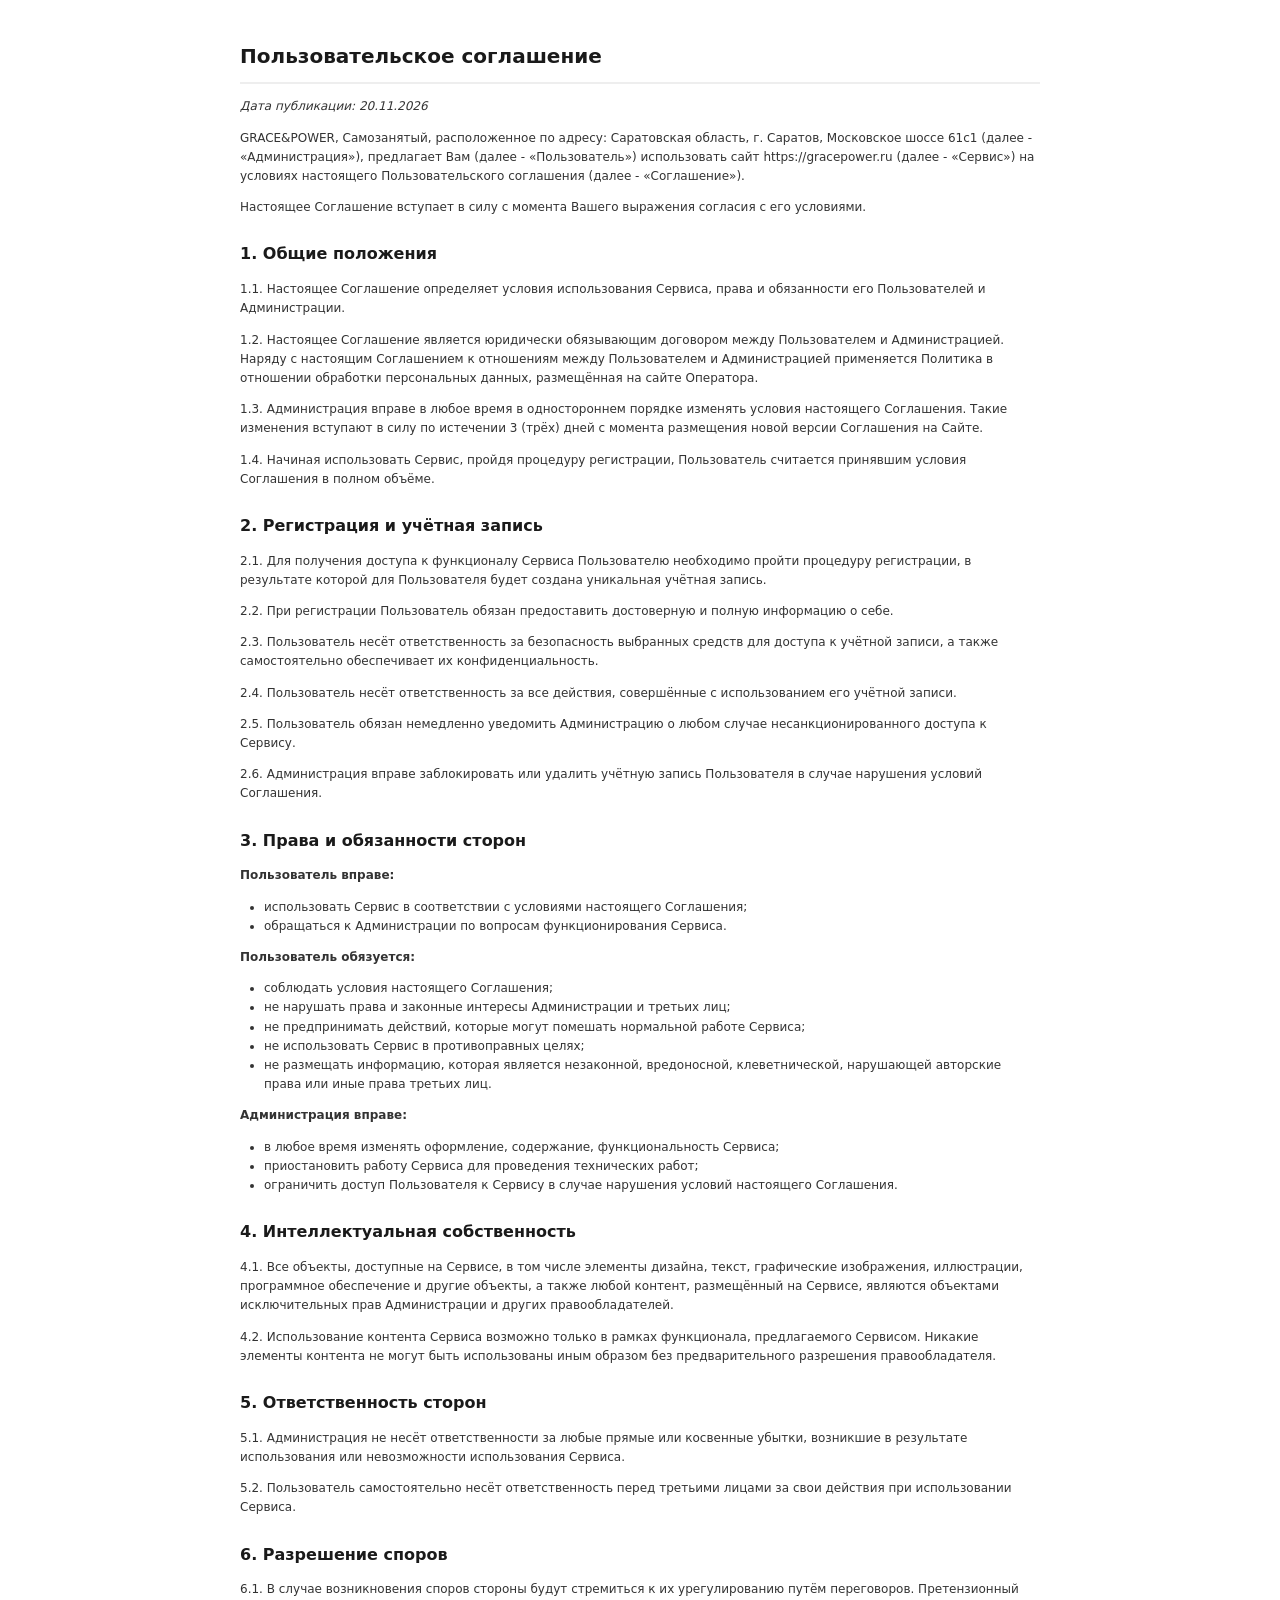
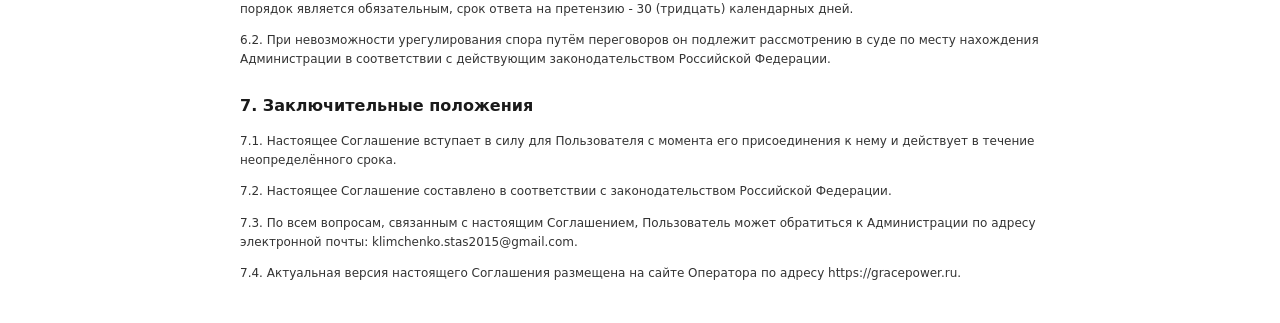
<file: polzovatelskoe-soglashenie.html>
<!DOCTYPE html>
<html lang="ru">
<head>
<meta charset="UTF-8">
<title>Пользовательское соглашение</title>
<style>body{font-family:DejaVu Sans,Arial,sans-serif;max-width:800px;margin:40px auto;padding:0 20px;line-height:1.6;color:#333;font-size:12px}h1,h2,h3{color:#1a1a1a}h1{font-size:20px;border-bottom:2px solid #eee;padding-bottom:10px}h2{font-size:16px;margin-top:24px}h3{font-size:14px}ul,ol{padding-left:24px}table{width:100%;border-collapse:collapse;margin:16px 0}th,td{border:1px solid #ddd;padding:8px 12px;text-align:left}th{background:#f5f5f5}</style>
</head>
<body>
<h1>Пользовательское соглашение</h1>
<p><em>Дата публикации: 20.11.2026</em></p>

<p>GRACE&amp;POWER, Самозанятый, расположенное по адресу: Cаратовская область, г. Саратов, Московское шоссе 61с1 (далее - «Администрация»), предлагает Вам (далее - «Пользователь») использовать сайт https://gracepower.ru (далее - «Сервис») на условиях настоящего Пользовательского соглашения (далее - «Соглашение»).</p>

<p>Настоящее Соглашение вступает в силу с момента Вашего выражения согласия с его условиями.</p>

<h2>1. Общие положения</h2>
<p>1.1. Настоящее Соглашение определяет условия использования Сервиса, права и обязанности его Пользователей и Администрации.</p>
<p>1.2. Настоящее Соглашение является юридически обязывающим договором между Пользователем и Администрацией. Наряду с настоящим Соглашением к отношениям между Пользователем и Администрацией применяется Политика в отношении обработки персональных данных, размещённая на сайте Оператора.</p>
<p>1.3. Администрация вправе в любое время в одностороннем порядке изменять условия настоящего Соглашения. Такие изменения вступают в силу по истечении 3 (трёх) дней с момента размещения новой версии Соглашения на Сайте.</p>
<p>1.4. Начиная использовать Сервис, пройдя процедуру регистрации, Пользователь считается принявшим условия Соглашения в полном объёме.</p>

<h2>2. Регистрация и учётная запись</h2>
<p>2.1. Для получения доступа к функционалу Сервиса Пользователю необходимо пройти процедуру регистрации, в результате которой для Пользователя будет создана уникальная учётная запись.</p>
<p>2.2. При регистрации Пользователь обязан предоставить достоверную и полную информацию о себе.</p>
<p>2.3. Пользователь несёт ответственность за безопасность выбранных средств для доступа к учётной записи, а также самостоятельно обеспечивает их конфиденциальность.</p>
<p>2.4. Пользователь несёт ответственность за все действия, совершённые с использованием его учётной записи.</p>
<p>2.5. Пользователь обязан немедленно уведомить Администрацию о любом случае несанкционированного доступа к Сервису.</p>
<p>2.6. Администрация вправе заблокировать или удалить учётную запись Пользователя в случае нарушения условий Соглашения.</p>



<h2>3. Права и обязанности сторон</h2>

<p><strong>Пользователь вправе:</strong></p>
<ul>
    <li>использовать Сервис в соответствии с условиями настоящего Соглашения;</li>
    <li>обращаться к Администрации по вопросам функционирования Сервиса.</li>
</ul>

<p><strong>Пользователь обязуется:</strong></p>
<ul>
    <li>соблюдать условия настоящего Соглашения;</li>
    <li>не нарушать права и законные интересы Администрации и третьих лиц;</li>
    <li>не предпринимать действий, которые могут помешать нормальной работе Сервиса;</li>
    <li>не использовать Сервис в противоправных целях;</li>
    <li>не размещать информацию, которая является незаконной, вредоносной, клеветнической, нарушающей авторские права или иные права третьих лиц.</li>
</ul>

<p><strong>Администрация вправе:</strong></p>
<ul>
    <li>в любое время изменять оформление, содержание, функциональность Сервиса;</li>
    <li>приостановить работу Сервиса для проведения технических работ;</li>
    <li>ограничить доступ Пользователя к Сервису в случае нарушения условий настоящего Соглашения.</li>
</ul>

<h2>4. Интеллектуальная собственность</h2>
<p>4.1. Все объекты, доступные на Сервисе, в том числе элементы дизайна, текст, графические изображения, иллюстрации, программное обеспечение и другие объекты, а также любой контент, размещённый на Сервисе, являются объектами исключительных прав Администрации и других правообладателей.</p>
<p>4.2. Использование контента Сервиса возможно только в рамках функционала, предлагаемого Сервисом. Никакие элементы контента не могут быть использованы иным образом без предварительного разрешения правообладателя.</p>

<h2>5. Ответственность сторон</h2>
<p>5.1. Администрация не несёт ответственности за любые прямые или косвенные убытки, возникшие в результате использования или невозможности использования Сервиса.</p>
<p>5.2. Пользователь самостоятельно несёт ответственность перед третьими лицами за свои действия при использовании Сервиса.</p>

<h2>6. Разрешение споров</h2>
<p>6.1. В случае возникновения споров стороны будут стремиться к их урегулированию путём переговоров. Претензионный порядок является обязательным, срок ответа на претензию - 30 (тридцать) календарных дней.</p>
<p>6.2. При невозможности урегулирования спора путём переговоров он подлежит рассмотрению в суде по месту нахождения Администрации в соответствии с действующим законодательством Российской Федерации.</p>

<h2>7. Заключительные положения</h2>
<p>7.1. Настоящее Соглашение вступает в силу для Пользователя с момента его присоединения к нему и действует в течение неопределённого срока.</p>
<p>7.2. Настоящее Соглашение составлено в соответствии с законодательством Российской Федерации.</p>
<p>7.3. По всем вопросам, связанным с настоящим Соглашением, Пользователь может обратиться к Администрации по адресу электронной почты: klimchenko.stas2015@gmail.com.</p>
<p>7.4. Актуальная версия настоящего Соглашения размещена на сайте Оператора по адресу https://gracepower.ru.</p>

</body>
</html>
</file>
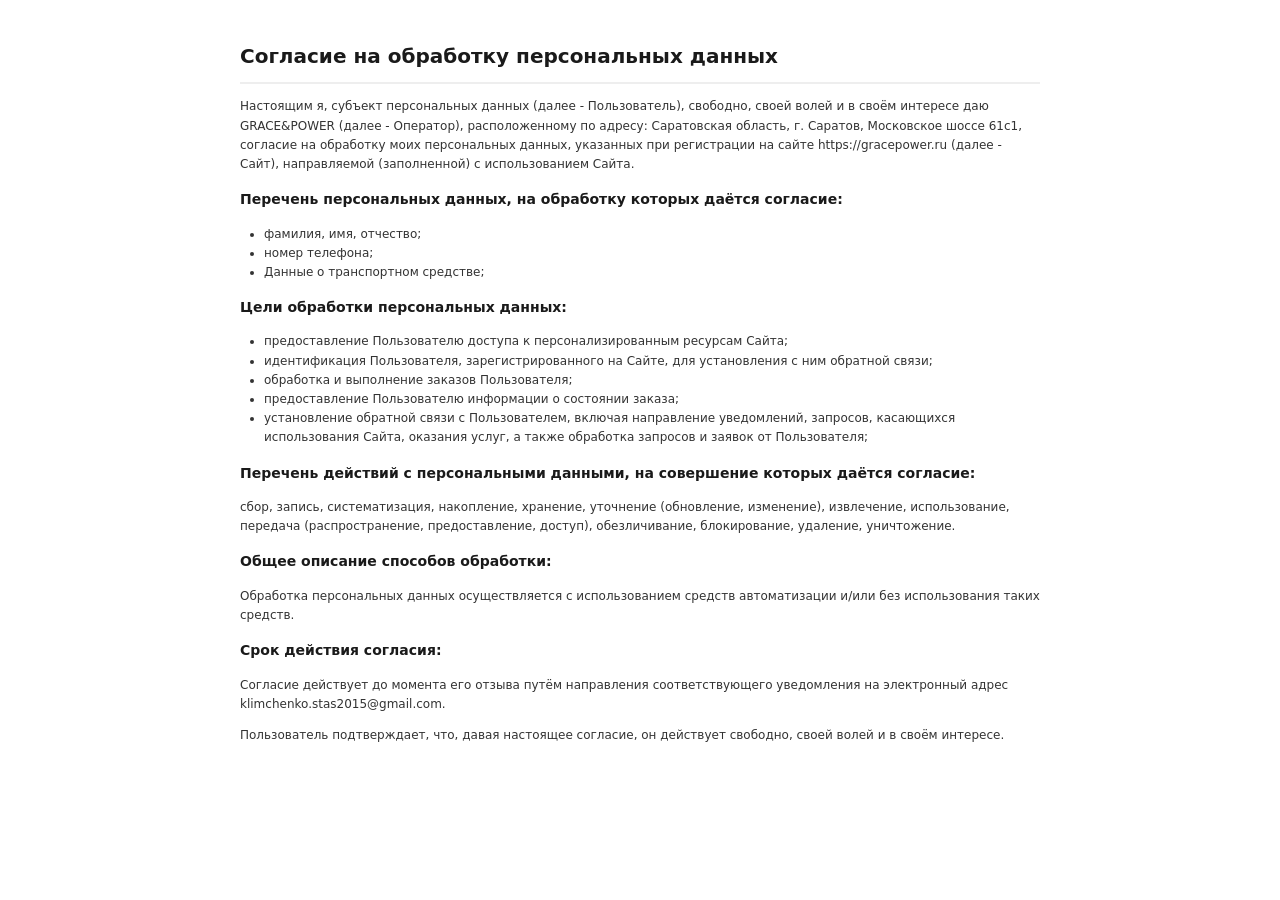
<file: soglasie-na-obrabotku-pd.html>
<!DOCTYPE html>
<html lang="ru">
<head>
<meta charset="UTF-8">
<title>Согласие на обработку персональных данных</title>
<style>body{font-family:DejaVu Sans,Arial,sans-serif;max-width:800px;margin:40px auto;padding:0 20px;line-height:1.6;color:#333;font-size:12px}h1,h2,h3{color:#1a1a1a}h1{font-size:20px;border-bottom:2px solid #eee;padding-bottom:10px}h2{font-size:16px;margin-top:24px}h3{font-size:14px}ul,ol{padding-left:24px}table{width:100%;border-collapse:collapse;margin:16px 0}th,td{border:1px solid #ddd;padding:8px 12px;text-align:left}th{background:#f5f5f5}</style>
</head>
<body>
<h1>Согласие на обработку персональных данных</h1>

<p>Настоящим я, субъект персональных данных (далее - Пользователь), свободно, своей волей и в своём интересе даю GRACE&amp;POWER (далее - Оператор), расположенному по адресу: Cаратовская область, г. Саратов, Московское шоссе 61с1, согласие на обработку моих персональных данных, указанных при регистрации на сайте https://gracepower.ru (далее - Сайт), направляемой (заполненной) с использованием Сайта.</p>

<h3>Перечень персональных данных, на обработку которых даётся согласие:</h3>
<ul>
    <li>фамилия, имя, отчество;</li>
    <li>номер телефона;</li>
    <li>Данные о транспортном средстве;</li>
</ul>

<h3>Цели обработки персональных данных:</h3>
<ul>
    <li>предоставление Пользователю доступа к персонализированным ресурсам Сайта;</li>
    <li>идентификация Пользователя, зарегистрированного на Сайте, для установления с ним обратной связи;</li>
    <li>обработка и выполнение заказов Пользователя;</li>
    <li>предоставление Пользователю информации о состоянии заказа;</li>
    <li>установление обратной связи с Пользователем, включая направление уведомлений, запросов, касающихся использования Сайта, оказания услуг, а также обработка запросов и заявок от Пользователя;</li>
</ul>



<h3>Перечень действий с персональными данными, на совершение которых даётся согласие:</h3>
<p>сбор, запись, систематизация, накопление, хранение, уточнение (обновление, изменение), извлечение, использование, передача (распространение, предоставление, доступ), обезличивание, блокирование, удаление, уничтожение.</p>

<h3>Общее описание способов обработки:</h3>
<p>Обработка персональных данных осуществляется с использованием средств автоматизации и/или без использования таких средств.</p>

<h3>Срок действия согласия:</h3>
<p>Согласие действует до момента его отзыва путём направления соответствующего уведомления на электронный адрес klimchenko.stas2015@gmail.com.</p>


<p>Пользователь подтверждает, что, давая настоящее согласие, он действует свободно, своей волей и в своём интересе.</p>


</body>
</html>
</file>
<file: styles.css>
@font-face {
  font-family: "DM Sans";
  font-style: normal;
  font-weight: 400 700;
  font-display: swap;
  src: url("fonts/dm-sans-variable.ttf") format("truetype");
}
@font-face {
  font-family: "Manrope";
  font-style: normal;
  font-weight: 400 700;
  font-display: swap;
  src: url("fonts/manrope-variable.ttf") format("truetype");
}
:root {
  --ink: #171916;
  --paper: #f4f4ef;
  --muted: #777b72;
  --line: #d9dad3;
  --lime: #cfe66d;
  --green: #315c43;
}
* { box-sizing: border-box; }
html { scroll-behavior: smooth; }
body { margin: 0; background: var(--paper); color: var(--ink); font-family: "DM Sans", sans-serif; }
a { color: inherit; text-decoration: none; }
.container { width: min(1180px, calc(100% - 48px)); margin-inline: auto; }
.nav-wrap { height: 88px; display: flex; align-items: center; border-bottom: 1px solid rgba(23,25,22,.08); }
.nav { display: grid; grid-template-columns: 1fr auto 1fr; align-items: center; }
.brand { display: inline-flex; align-items: center; gap: 9px; font: 700 20px "Manrope", sans-serif; letter-spacing: -.5px; }
.brand-mark { width: 18px; height: 18px; border: 5px solid var(--ink); border-radius: 50%; position: relative; }
.brand-mark::after { content: ""; position: absolute; width: 5px; height: 5px; background: var(--lime); border-radius: 50%; right: -7px; top: -6px; }
.nav-links { display: flex; gap: 34px; font-size: 14px; }
.nav-links a, .footer a { transition: opacity .2s; }
.nav-links a:hover, .footer a:hover { opacity: .55; }
.nav-cta { justify-self: end; align-self: center; font-size: 14px; line-height: 1; border-bottom: 1px solid var(--ink); padding-bottom: 5px; white-space: nowrap; }
.nav-cta span { margin-left: 8px; }
.menu-button { display: none; }
.hero { min-height: 620px; display: grid; grid-template-columns: 52% 48%; align-items: center; padding: 58px 0 52px; }
.eyebrow { display: flex; align-items: center; gap: 9px; text-transform: uppercase; letter-spacing: 1.8px; font-size: 11px; font-weight: 600; }
.eyebrow > span { width: 7px; height: 7px; background: var(--lime); border-radius: 50%; }
h1, h2 { font-family: "Manrope", sans-serif; letter-spacing: -4px; margin: 22px 0; }
h1 { font-size: clamp(68px, 7vw, 96px); line-height: .92; }
h1 em, h2 em { font-family: Georgia, serif; font-weight: 400; }
.hero-lede { max-width: 480px; font-size: 20px; line-height: 1.55; color: #656960; }
.hero-actions { display: flex; align-items: center; gap: 34px; margin-top: 38px; }
.button { height: 54px; padding: 0 22px; border: 0; border-radius: 2px; display: inline-flex; align-items: center; gap: 30px; font: 600 14px "DM Sans", sans-serif; cursor: pointer; }
.button-dark { background: var(--ink); color: white; }
.button span { font-size: 17px; }
.text-link { font-size: 14px; border-bottom: 1px solid #aaa; padding-bottom: 5px; }
.text-link span { margin-left: 8px; }
.hero-visual { height: 470px; position: relative; overflow: hidden; border-radius: 4px; background: radial-gradient(circle at 50% 48%, #dfeab7 0, #aebc91 34%, #718168 72%, #526150 100%); }
.visual-grid { position: absolute; inset: 0; opacity: .18; background-image: linear-gradient(rgba(255,255,255,.8) 1px, transparent 1px), linear-gradient(90deg, rgba(255,255,255,.8) 1px, transparent 1px); background-size: 42px 42px; mask-image: linear-gradient(to bottom, transparent, black 20%, black 80%, transparent); }
.orb { position: absolute; border-radius: 50%; filter: blur(.2px); }
.orb-one { width: 270px; height: 270px; left: 105px; top: 78px; background: radial-gradient(circle at 35% 30%, #f2f7c9, #94aa78 62%, #4d6651); box-shadow: inset -28px -20px 45px rgba(39,61,45,.25), 20px 20px 70px rgba(73,91,65,.28); }
.orb-two { width: 118px; height: 118px; right: 26px; top: 42px; background: radial-gradient(circle at 30% 25%, #eef7bd, #78906b 72%); mix-blend-mode: screen; }
.orb-three { width: 80px; height: 80px; left: 42px; bottom: 58px; border: 1px solid rgba(255,255,255,.7); background: rgba(226,235,192,.28); backdrop-filter: blur(5px); }
.metric-card { position: absolute; z-index: 30; right: 24px; bottom: 26px; width: 224px; height: 115px; background: rgba(247,248,239,.26); backdrop-filter: blur(2px); border: 1px solid rgba(247,248,239,.42); border-radius: 3px; padding: 13px 16px; display: grid; grid-template-rows: auto auto 22px; align-content: space-between; text-align: right; }
.model-card {
  position: absolute;
  z-index: 30;
  top: 22px;
  right: 24px;
  height: 90px;
  width: 160px;
  min-height: 76px;
  display: grid;
  align-content: center;
  gap: 7px;
  padding: 13px 16px;
  border-left: 2px solid var(--lime);
  border-radius: 3px;
  background: rgba(247,248,239,.24);
  backdrop-filter: blur(2px);
  border: 1px solid rgba(247,248,239,.4);
  box-shadow: 0 10px 24px rgba(32,43,31,.1);
}
.model-card span { color: #73786d; font-size: 10px; text-transform: uppercase; letter-spacing: 1px; text-align: right; }
.model-card strong { text-align: right; color: var(--ink); font: 600 14px "Manrope", sans-serif; white-space: nowrap; }
.metric-label { justify-self: end; font-size: 11px; color: #73786d; }
.metric-card strong { justify-self: end; font: 600 34px "Manrope"; }
.metric-change { font-size: 10px; color: #668c45; white-space: nowrap; }
.status-pill { position: absolute; left: 24px; top: 22px; background: rgba(38,51,40,.82); color: white; border-radius: 20px; height: 32px; display: flex; align-items: center; gap: 8px; padding: 0 12px; font-size: 10px; }
.status-pill span { width: 6px; height: 6px; border-radius: 50%; background: var(--lime); box-shadow: 0 0 8px var(--lime); }
.proof { height: 130px; border-top: 1px solid var(--line); display: grid; grid-template-columns: 180px 1fr; align-items: center; }
.proof p { font-size: 12px; color: var(--muted); }
.logo-row { display: flex; justify-content: space-evenly; align-items: center; color: #777b72; }
.logo-row span { font: 600 15px "Manrope"; }
.logo-row span:nth-child(3) { font-family: Georgia, serif; font-size: 19px; }
.logo-dot { color: var(--lime); margin-left: 2px; }
.section { padding: 110px 0; }
.section-heading h2 { font-size: clamp(52px, 6vw, 78px); line-height: 1; }
.service-grid { display: grid; grid-template-columns: repeat(3, 1fr); border-top: 1px solid var(--line); margin-top: 55px; }
.service-card { min-height: 330px; padding: 26px 36px 28px 0; border-right: 1px solid var(--line); position: relative; }
.service-card + .service-card { padding-left: 36px; }
.service-card:last-child { border-right: 0; }
.card-number { float: right; color: #999d94; font-size: 11px; }
.service-icon { width: 54px; height: 54px; border: 1px solid var(--line); border-radius: 50%; display: grid; place-items: center; margin: 20px 0 42px; }
.service-card h3 { font: 600 24px "Manrope"; margin: 0 0 12px; }
.service-card p { color: var(--muted); line-height: 1.6; max-width: 300px; }
.service-card a { position: absolute; bottom: 28px; font-size: 13px; }
.service-card a span { margin-left: 8px; }
.work { background: #eaeae3; }
.row-heading { display: flex; justify-content: space-between; align-items: end; }
.row-heading h2 { margin-bottom: 0; }
.row-heading > .text-link { margin-bottom: 12px; }
.work-grid { display: grid; grid-template-columns: 1.35fr 1fr; gap: 24px; margin-top: 55px; }
.project-image { height: 410px; position: relative; overflow: hidden; }
.project-image-one { background: linear-gradient(135deg, #7f8a78, #c7cdb8); }
.project-ui { position: absolute; width: 75%; height: 72%; left: 12.5%; top: 14%; border-radius: 12px; background: rgba(239,242,232,.9); box-shadow: 0 25px 60px rgba(31,52,39,.22); padding: 20px; font-size: 12px; }
.project-ui b { position: absolute; right: 30px; bottom: 24px; font: 600 58px "Manrope"; }
.pulse { position: absolute; width: 220px; height: 220px; border: 1px solid #859681; border-radius: 50%; left: 50%; top: 55%; transform: translate(-50%, -50%); box-shadow: inset 0 0 40px rgba(112,143,112,.2); }
.pulse::after { content: ""; position: absolute; width: 70px; height: 70px; border-radius: 50%; background: var(--lime); left: 50%; top: 50%; transform: translate(-50%, -50%); }
.project-image-two { background: #b6b9aa; }
.project-shape { position: absolute; width: 260px; height: 260px; right: -40px; bottom: -70px; border-radius: 50%; border: 48px solid #dce7b0; box-shadow: 0 0 0 1px rgba(255,255,255,.5), inset 0 0 40px rgba(80,92,62,.18); }
.project-image-two p { position: absolute; left: 32px; top: 20px; font: 700 31px "Manrope"; }
.project-image-two sup { font-size: 9px; }
.project-meta { display: flex; justify-content: space-between; color: var(--muted); font-size: 11px; margin-top: 16px; }
.project-card h3 { font: 600 20px "Manrope"; margin: 10px 0 0; }
.insight-grid { display: grid; grid-template-columns: repeat(3, 1fr); border-top: 1px solid var(--line); margin-top: 55px; }
.insight-card { min-height: 245px; padding: 28px 32px 28px 0; border-right: 1px solid var(--line); position: relative; }
.insight-card + .insight-card { padding-left: 32px; }
.insight-card:last-child { border-right: 0; }
.insight-card > span { color: var(--muted); font-size: 11px; }
.insight-card h3 { max-width: 300px; font: 600 21px/1.35 "Manrope"; margin-top: 48px; }
.insight-card a { position: absolute; bottom: 28px; font-size: 12px; }
.contact { padding-bottom: 70px; }
.contact-panel { min-height: 390px; background: var(--ink); color: white; padding: 60px 64px; display: grid; grid-template-columns: 1fr 1fr; }
.eyebrow.light { color: #c9cbc3; }
.contact-panel h2 { font-size: clamp(52px, 5vw, 72px); line-height: 1; }
.contact-form { display: grid; align-content: center; gap: 8px; }
.contact-form label { display: grid; gap: 7px; color: #aeb2a7; font-size: 11px; }
.contact-form input, .contact-form textarea { width: 100%; height: 34px; border: 0; border-bottom: 1px solid #4c5048; background: transparent; color: white; padding: 9px 0; font: 14px "DM Sans"; resize: none; outline: none; }
.contact-form input:focus, .contact-form textarea:focus { border-color: var(--lime); }
.button-light { background: var(--lime); color: var(--ink); width: 160px; margin-top: 16px; justify-content: space-between; }
.form-status { min-height: 18px; height: auto; margin: 4px 0 0; font-size: 12px; color: var(--lime); }
.form-status[data-state="error"] { color: #ffaaa3; }
.footer { min-height: 130px; height: auto; display: grid; grid-template-columns: 1fr 1fr 1fr; align-items: center; border-top: 1px solid var(--line); padding: 28px 0 22px; row-gap: 22px; }
.footer p { color: var(--muted); font-size: 12px; text-align: center; }
.footer-links { justify-self: end; display: flex; align-items: center; flex-wrap: wrap; justify-content: flex-end; gap: 20px 24px; font-size: 12px; }
.footer-social { display: flex; gap: 20px; }
.footer-phones { display: flex; flex-direction: column; gap: 7px; }
.footer-phones a { display: grid; grid-template-columns: 82px 8px auto; gap: 8px; white-space: nowrap; }
.footer-phones span { text-align: center; }
.footer-phones i { color: var(--muted); font-style: normal; text-align: center; }
.footer-phones strong { font-weight: 500; }
.reveal { opacity: 0; transform: translateY(18px); transition: opacity .7s ease, transform .7s ease; }
.reveal.visible { opacity: 1; transform: translateY(0); }
.speaker-hero { position: absolute; width: 300px; height: 300px; left: 50%; top: 50%; transform: translate(-50%, -50%); border-radius: 50%; background: radial-gradient(circle at 38% 32%, #8f9b88 0, #30352f 58%, #161914 100%); box-shadow: 25px 28px 55px rgba(28,38,28,.35), inset -18px -20px 35px rgba(0,0,0,.28), inset 8px 8px 18px rgba(255,255,255,.12); }
.speaker-ring { position: absolute; border-radius: 50%; left: 50%; top: 50%; transform: translate(-50%, -50%); }
.ring-one { width: 235px; height: 235px; border: 12px solid #252923; box-shadow: 0 0 0 3px #798170, inset 0 0 22px #11130f; }
.ring-two { width: 150px; height: 150px; border: 18px solid #697167; box-shadow: 0 0 0 3px #171916, inset 0 0 30px #0d0f0d; }
.speaker-center { position: absolute; width: 82px; height: 82px; left: 50%; top: 50%; transform: translate(-50%, -50%); border-radius: 50%; background: radial-gradient(circle at 35% 30%, #dce0ca, #747c70 38%, #252924 72%, #11130f); box-shadow: 0 10px 20px rgba(0,0,0,.35); }
.hero-soundwave { position: absolute; left: 18px; right: 18px; bottom: 20px; height: 70px; opacity: .18; background: repeating-linear-gradient(90deg, transparent 0 16px, #eef4de 17px 18px); mask-image: linear-gradient(90deg, transparent, black 20%, black 80%, transparent); }
.logo-row span:nth-child(3) { font-family: "DM Sans", sans-serif; font-size: 15px; }
.logo-row span { text-transform: uppercase; letter-spacing: .4px; }
.product-card { min-height: 360px; }
.product-art { height: 118px; width: 118px; margin: 18px 0 28px; border: 1px solid var(--line); border-radius: 50%; position: relative; display: grid; place-items: center; background: #e7e8df; }
.mini-speaker { width: 76px; height: 76px; border-radius: 50%; background: radial-gradient(circle at 35% 30%, #a7ada1 0 12%, #33372f 14% 42%, #151713 44% 68%, #6c7468 70%); box-shadow: 0 12px 20px rgba(30,35,28,.18); }
.headunit-art { border-radius: 8px; background: linear-gradient(145deg, #dfe1d7, #b7bcac); }
.headunit-screen { width: 82px; height: 58px; border: 5px solid #20231e; border-radius: 4px; background: linear-gradient(135deg, #8eaa91 0 45%, #4d6553 46% 100%); box-shadow: 0 12px 18px rgba(30,35,28,.16); }
.combo-art { border-radius: 8px; }
.combo-speaker { width: 58px; height: 58px; position: absolute; left: 14px; bottom: 10px; border-radius: 50%; background: radial-gradient(circle, #aeb6a3 0 12%, #252923 14% 50%, #10120f 52%); }
.combo-headunit { width: 57px; height: 42px; position: absolute; right: 10px; top: 12px; border: 4px solid #252923; border-radius: 3px; background: #9fb18e; }
.project-image-one { background: linear-gradient(135deg, #7f8a78, #c7cdb8); }
.catalog-speaker { position: absolute; border-radius: 50%; background: radial-gradient(circle at 38% 32%, #9ea89a 0 10%, #3e443b 12% 28%, #171915 30% 58%, #737b70 60% 68%, #252823 70%); box-shadow: 25px 28px 45px rgba(40,49,38,.28); }
.main-speaker { width: 280px; height: 280px; left: 13%; top: 14%; }
.small-speaker { width: 150px; height: 150px; right: 7%; bottom: -28px; }
.catalog-speaker span { position: absolute; inset: 32%; border: 1px solid rgba(255,255,255,.18); border-radius: 50%; }
.project-image-two { background: #b6b9aa; }
.catalog-headunit { position: absolute; width: 78%; height: 68%; left: 11%; top: 16%; border: 8px solid #242720; border-radius: 14px; background: #171915; box-shadow: 0 24px 50px rgba(35,42,33,.25); }
.headunit-brand { position: absolute; left: 18px; top: 15px; color: #bdc5b2; font: 700 12px "Manrope"; letter-spacing: 1px; }
.headunit-display { position: absolute; left: 18px; right: 18px; top: 42px; bottom: 18px; border-radius: 6px; background: linear-gradient(135deg, #9aa98a, #5a705f); overflow: hidden; }
.headunit-display i { position: absolute; width: 130px; height: 130px; border: 18px solid rgba(225,235,198,.25); border-radius: 50%; right: -28px; bottom: -65px; }
.headunit-display b { position: absolute; width: 42%; height: 5px; left: 18px; bottom: 18px; background: var(--lime); }
.contact-panel h2 em { color: var(--lime); }
.form-status { margin: 4px 0 0; }
/* Speaker position inside the hero visual */
.audio-sphere {
  --speaker-x: 50%;
  --speaker-y: 47%;
  position: absolute;
  z-index: 10;
  width: min(440px, 94%);
  aspect-ratio: 1;
  left: 50%;
  top: 50%;
  transform: translate(-50%, -50%);
  transform-origin: 50% 50%;
  transition: transform .9s cubic-bezier(.16, 1, .3, 1);
}
.hero-visual:hover .audio-sphere {
  transform: translate(-50%, -50%) scale(1.12);
}
.sphere-core.playing-speaker {
  position: absolute;
  z-index: 5;
  left: var(--speaker-x);
  top: var(--speaker-y);
  width: 131px;
  height: 174px;
  border-radius: 19px;
  transform: translate(-50%, -50%);
  background: linear-gradient(145deg, #697466 0%, #30352f 48%, #171916 100%);
  border: 1px solid rgba(238,244,214,.24);
  box-shadow: 0 24px 42px rgba(31,44,32,.42), inset 8px 8px 16px rgba(255,255,255,.08);
  animation: speaker-rattle 2.4s ease-out infinite;
}
.speaker-tweeter,
.speaker-woofer {
  position: absolute;
  left: 50%;
  border-radius: 50%;
  transform: translateX(-50%);
}
.speaker-tweeter {
  top: 20px;
  width: 37px;
  height: 37px;
  background: radial-gradient(circle at 38% 32%, #cfd6ba 0 10%, #555e52 12% 42%, #171916 44% 66%, #778174 68%);
  box-shadow: 0 0 0 5px #242823, 0 5px 12px rgba(0,0,0,.35);
}
.speaker-woofer {
  bottom: 18px;
  width: 82px;
  height: 82px;
  background: radial-gradient(circle at 38% 32%, #bbc4aa 0 8%, #596154 10% 24%, #1b1e19 26% 58%, #747d70 60% 68%, #20231e 70%);
  box-shadow: 0 0 0 6px #252823, 0 12px 20px rgba(0,0,0,.38);
}
.music-bars {
  position: absolute;
  left: 50%;
  bottom: 3px;
  width: 42px;
  height: 9px;
  display: flex;
  align-items: end;
  justify-content: space-between;
  transform: translateX(-50%);
}
.music-bars i {
  width: 6px;
  height: 4px;
  border-radius: 3px;
  background: var(--lime);
  box-shadow: 0 0 7px rgba(207,230,109,.8);
}

/* Sound waves radiate outward from the speaker */
.signal {
  position: absolute;
  z-index: 2;
  left: var(--speaker-x);
  top: var(--speaker-y);
  border-radius: 50%;
  pointer-events: none;
}
.signal {
  width: 190px;
  height: 190px;
  border: 2px solid rgba(239,255,177,.62);
  box-shadow: 0 0 18px rgba(207,230,109,.16), inset 0 0 18px rgba(207,230,109,.08);
  transform: translate(-50%, -50%) scale(.48);
  animation: sound-wave 2.4s cubic-bezier(.15,.55,.35,1) infinite;
}
.signal-b {
  animation-delay: .8s;
  border-color: rgba(239,255,177,.48);
}
.signal-c {
  animation-delay: 1.6s;
  border-color: rgba(239,255,177,.34);
}
@keyframes speaker-rattle {
  0%, 2%, 9%, 33.33%, 35.33%, 42.33%, 66.66%, 68.66%, 75.66%, 100% { transform: translate(-50%, -50%) translate(0, 0); }
  4% { transform: translate(-50%, -50%) translate(.35px, -.2px); }
  6% { transform: translate(-50%, -50%) translate(-.3px, .2px); }
  37.33% { transform: translate(-50%, -50%) translate(.35px, -.2px); }
  39.33% { transform: translate(-50%, -50%) translate(-.3px, .2px); }
  70.66% { transform: translate(-50%, -50%) translate(.35px, -.2px); }
  72.66% { transform: translate(-50%, -50%) translate(-.3px, .2px); }
}
@keyframes woofer-playing {
  0%, 2%, 9%, 33.33%, 35.33%, 42.33%, 66.66%, 68.66%, 75.66%, 100% { transform: translateX(-50%) scale(1); box-shadow: 0 0 0 6px #252823, 0 12px 20px rgba(0,0,0,.38); }
  5%, 38.33%, 71.66% { transform: translateX(-50%) scale(1.025); box-shadow: 0 0 8px rgba(207,230,109,.18), 0 0 0 6px #252823, 0 12px 20px rgba(0,0,0,.38); }
}
@keyframes music-playing {
  from { height: 3px; }
  to { height: 9px; }
}
@keyframes sound-wave {
  0% { opacity: 0; transform: translate(-50%, -50%) scale(.48); }
  12% { opacity: .72; }
  100% { opacity: 0; transform: translate(-50%, -50%) scale(2.35); }
}

.scene-equalizer {
  position: relative;
  width: 100%;
  height: 22px;
  display: flex;
  align-items: center;
  justify-content: center;
  gap: 3px;
  opacity: .72;
  mask-image: linear-gradient(90deg, transparent, #000 8%, #000 92%, transparent);
}
.scene-equalizer i {
  width: 4px;
  height: 10%;
  flex: 1;
  max-width: 7px;
  border-radius: 5px;
  background: linear-gradient(to top, rgba(207,230,109,.22), #e5f5a2);
  box-shadow: 0 0 12px rgba(207,230,109,.42);
  transform-origin: center;
  animation: scene-eq 1.2s ease-in-out infinite alternate;
}
.scene-equalizer i:nth-child(4n + 1) { animation-delay: -510ms; }
.scene-equalizer i:nth-child(4n + 2) { animation-delay: -280ms; }
.scene-equalizer i:nth-child(4n + 3) { animation-delay: -90ms; }
.scene-equalizer i:nth-child(5n) { animation-duration: 930ms; }
@keyframes scene-eq {
  from { height: 10%; opacity: .35; }
  to { height: 55%; opacity: .75; }
}

@media (max-width: 900px) {
  .container { width: min(100% - 32px, 680px); }
  .nav { grid-template-columns: 1fr auto; }
  .nav-links { display: none; position: absolute; z-index: 20; top: 72px; left: 16px; right: 16px; background: var(--paper); border: 1px solid var(--line); padding: 24px; flex-direction: column; }
  .nav-links.open { display: flex; }
  .nav-cta { display: none; }
  .menu-button { display: grid; gap: 6px; width: 38px; height: 38px; place-content: center; border: 0; background: transparent; }
  .menu-button span { display: block; width: 22px; height: 1px; background: var(--ink); }
  .hero { grid-template-columns: 1fr; padding-top: 70px; }
  .hero-visual { margin-top: 50px; height: 420px; }
  .proof { grid-template-columns: 1fr; height: auto; padding: 30px 0; }
  .logo-row { margin-top: 24px; flex-wrap: wrap; gap: 25px; }
  .service-grid, .insight-grid { grid-template-columns: 1fr; }
  .service-card, .service-card + .service-card, .insight-card, .insight-card + .insight-card { border-right: 0; border-bottom: 1px solid var(--line); padding: 26px 0 70px; }
  .work-grid { grid-template-columns: 1fr; }
  .contact-panel { grid-template-columns: 1fr; padding: 48px 32px; }
  .contact-form { margin-top: 30px; }
  .speaker-hero { width: 270px; height: 270px; }
  .audio-sphere { width: min(420px, 94%); }
  .signal { width: 180px; height: 180px; }
}
@media (max-width: 560px) {
  h1 { font-size: 54px; letter-spacing: -3px; }
  h2, .section-heading h2 { font-size: 46px; letter-spacing: -3px; }
  .hero { min-height: auto; }
  .hero-actions { align-items: flex-start; flex-direction: column; }
  .hero-visual { height: 500px; }
  .hero-visual { background: radial-gradient(circle at 50% 48%, #dfeab7 0, #aebc91 34%, #718168 72%, #526150 100%); }
  .orb-one { width: 220px; height: 220px; left: 50%; top: 70px; transform: translateX(-50%); }
  .orb-two { right: -20px; }
  .metric-card { right: 16px; bottom: 26px; width: 190px; }
  .metric-card strong { font-size: 26px; white-space: nowrap; }
  .model-card { top: 66px; right: 16px; width: 160px; min-height: 68px; }
  .proof { display: none; }
  .section { padding: 80px 0; }
  .row-heading { align-items: start; }
  .row-heading > .text-link { display: none; }
  .project-image { height: 300px; }
  .pulse { width: 160px; height: 160px; }
  .footer { height: auto; grid-template-columns: 1fr; gap: 24px; padding: 40px 0; }
  .footer p { text-align: left; }
  .footer-links { justify-self: start; justify-content: flex-start; max-width: 100%; }
  .footer-legal { flex-direction: column; align-items: flex-start; }
  .footer-phones a { grid-template-columns: 74px 8px auto; gap: 6px; }
  .speaker-hero { width: 220px; height: 220px; }
  .audio-sphere { width: min(330px, 96%); --speaker-x: 50%; --speaker-y: 50%; }
  .signal { width: 145px; height: 145px; }
  .sphere-core.playing-speaker { width: 102px; height: 139px; }
  .speaker-tweeter { top: 16px; width: 29px; height: 29px; }
  .speaker-woofer { bottom: 14px; width: 62px; height: 62px; }
  .scene-equalizer { height: 18px; gap: 2px; }
  .ring-one { width: 170px; height: 170px; }
  .ring-two { width: 110px; height: 110px; }
  .speaker-center { width: 62px; height: 62px; }
  .main-speaker { width: 220px; height: 220px; }
  .small-speaker { width: 120px; height: 120px; }
}

/* Remove the old bottom waveform and animate the speaker while it plays */
.hero-soundwave {
  display: none;
}
.speaker-woofer {
  animation: woofer-playing 2.4s ease-out infinite;
}
.music-bars i {
  height: 4px;
  animation: music-playing 1s ease-in-out infinite alternate;
}
.music-bars i:nth-child(2) { animation-delay: -.18s; }
.music-bars i:nth-child(3) { animation-delay: -.34s; }
.music-bars i:nth-child(4) { animation-delay: -.10s; }
.hero-visual:hover .speaker-woofer {
  animation-duration: 2.4s;
}
.hero-visual:hover .music-bars i {
  animation-duration: 1s;
  background: #efffb5;
}

.footer-legal { justify-content: space-between; grid-column: 1 / -1; display: flex; flex-wrap: wrap; gap: 8px 22px; padding-top: 16px; border-top: 1px solid var(--line); font-size: 12px; color: var(--muted); }
.contact-form .consent { display: grid; grid-template-columns: 16px minmax(0, 1fr); align-items: start; gap: 10px; width: 100%; margin-top: 10px; color: #c9cbc3; font-size: 12px; line-height: 1.45; }
.consent-checkbox { display: flex; align-items: center; width: 16px; height: 16px; }
.contact-form .consent input { width: 16px; height: 16px; margin: 0; flex: none; accent-color: var(--lime); border: 0; padding: 0; background: transparent; }
.consent-text { display: block; min-width: 0; }
.consent a { display: inline; color: white; border-bottom: 1px solid rgba(255,255,255,.45); }
.button-light:disabled { opacity: .4; cursor: not-allowed; }
.cookie-banner { position: fixed; z-index: 50; left: 16px; right: 16px; bottom: 16px; width: min(760px, calc(100% - 32px)); margin-inline: auto; display: flex; align-items: center; gap: 18px; padding: 18px 20px; background: var(--ink); color: white; box-shadow: 0 18px 40px rgba(23,25,22,.24); }
.cookie-banner[hidden] { display: none; }
.cookie-banner p { margin: 0; font-size: 14px; line-height: 1.45; color: #d7d9d1; }
.cookie-banner a { color: var(--lime); border-bottom: 1px solid var(--lime); }
.cookie-banner button { flex: none; height: 42px; padding: 0 16px; border: 0; background: var(--lime); color: var(--ink); font: 600 13px "DM Sans", sans-serif; cursor: pointer; }
.modal-open { overflow: hidden; }
.submission-modal { position: fixed; z-index: 100; inset: 0; display: grid; place-items: center; padding: 24px; background: rgba(18,21,17,.72); backdrop-filter: blur(7px); }
.submission-modal[hidden] { display: none; }
.submission-dialog { position: relative; width: min(100%, 500px); padding: 46px; background: var(--paper); color: var(--ink); box-shadow: 0 24px 80px rgba(0,0,0,.28); animation: submission-appear .28s cubic-bezier(.16,1,.3,1) both; }
.submission-close { position: absolute; top: 14px; right: 16px; width: 36px; height: 36px; border: 0; background: transparent; color: var(--muted); font: 400 28px/1 "DM Sans", sans-serif; cursor: pointer; }
.submission-icon { width: 54px; height: 54px; display: grid; place-items: center; border-radius: 50%; background: var(--lime); color: var(--ink); font-size: 27px; }
.submission-eyebrow { margin: 26px 0 0; color: var(--muted); font-size: 11px; font-weight: 600; letter-spacing: 1.8px; text-transform: uppercase; }
.submission-dialog h2 { margin: 12px 0 14px; font-size: clamp(36px, 6vw, 48px); line-height: 1.06; letter-spacing: -2px; }
.submission-dialog h2 em { color: var(--green); }
.submission-description { max-width: 370px; margin: 0 0 26px; color: var(--muted); font-size: 15px; line-height: 1.6; }
.submission-done { width: 158px; }
@keyframes submission-appear {
  from { opacity: 0; transform: translateY(12px) scale(.98); }
  to { opacity: 1; transform: translateY(0) scale(1); }
}
@media (max-width: 640px) {
  .cookie-banner { align-items: stretch; flex-direction: column; }
  .cookie-banner button { width: 100%; }
}
@media (max-width: 560px) {
  .submission-dialog { padding: 38px 28px 30px; }
}
</file>
